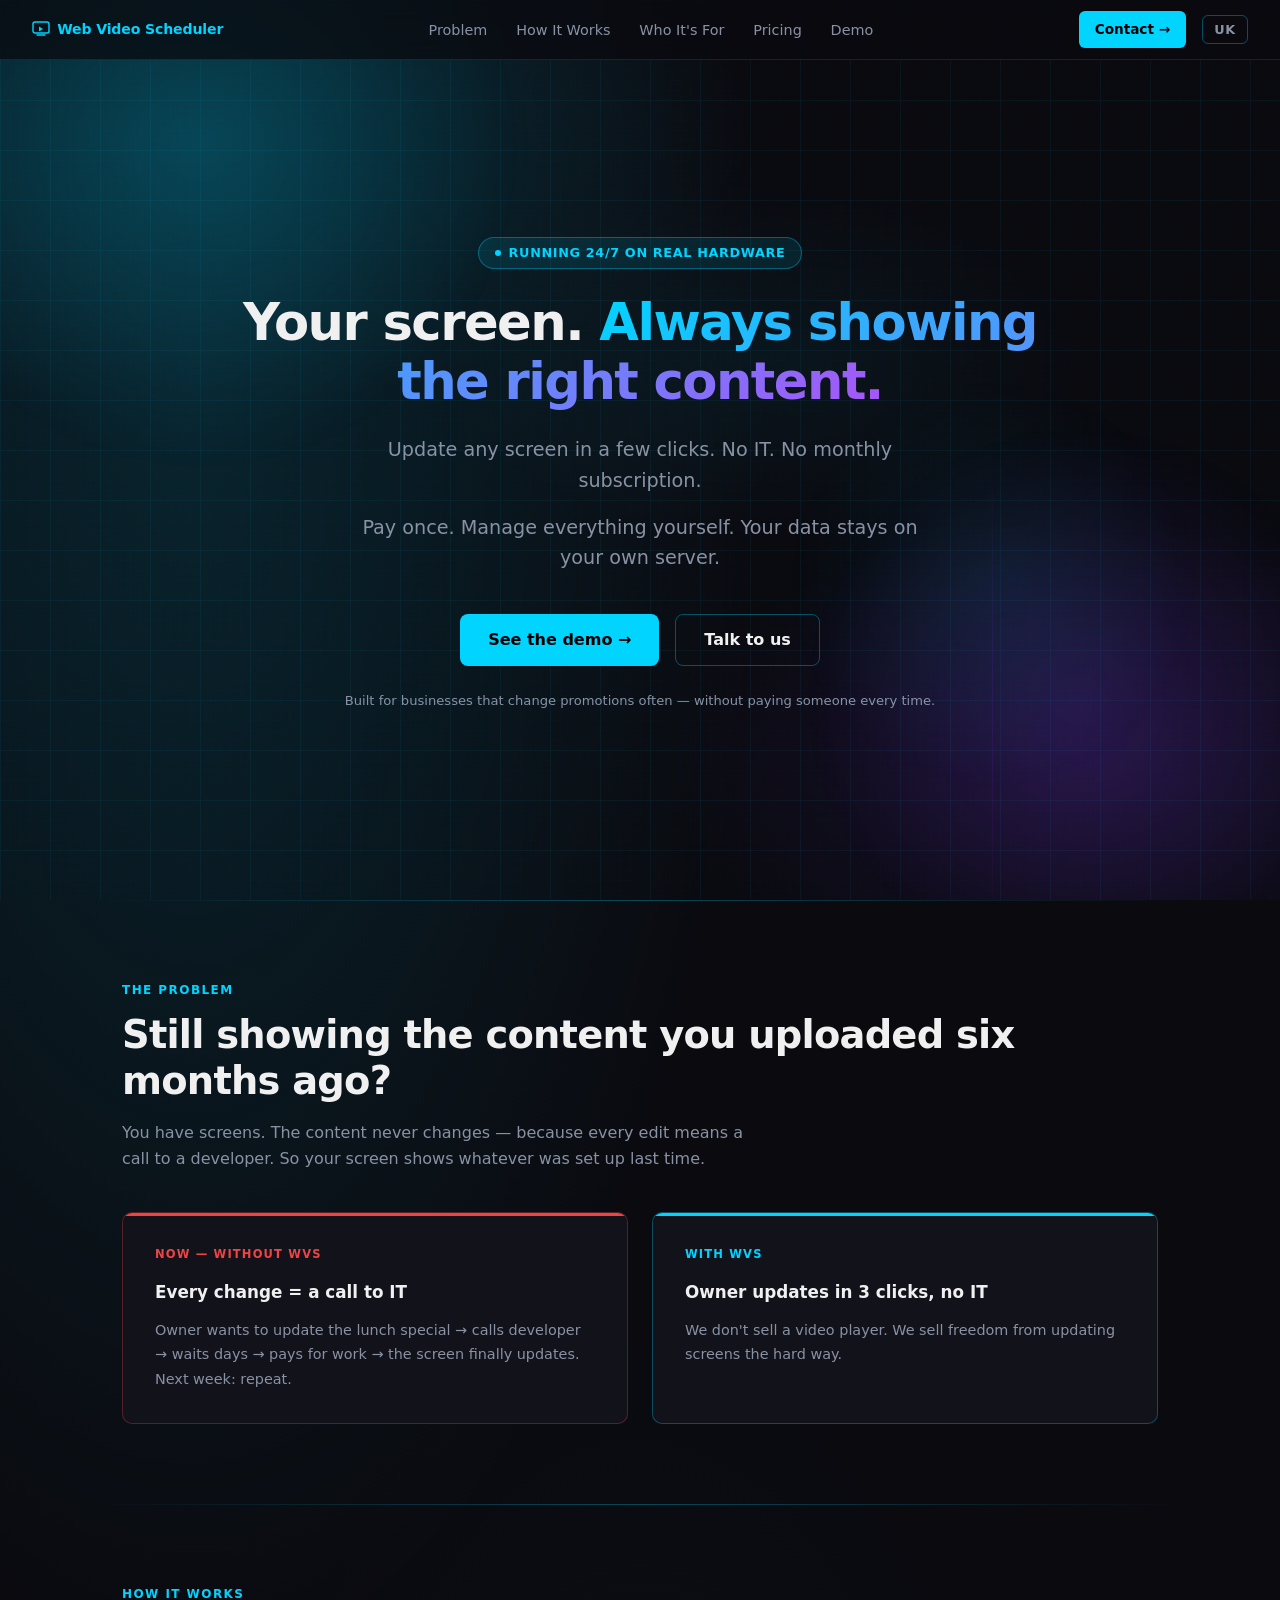
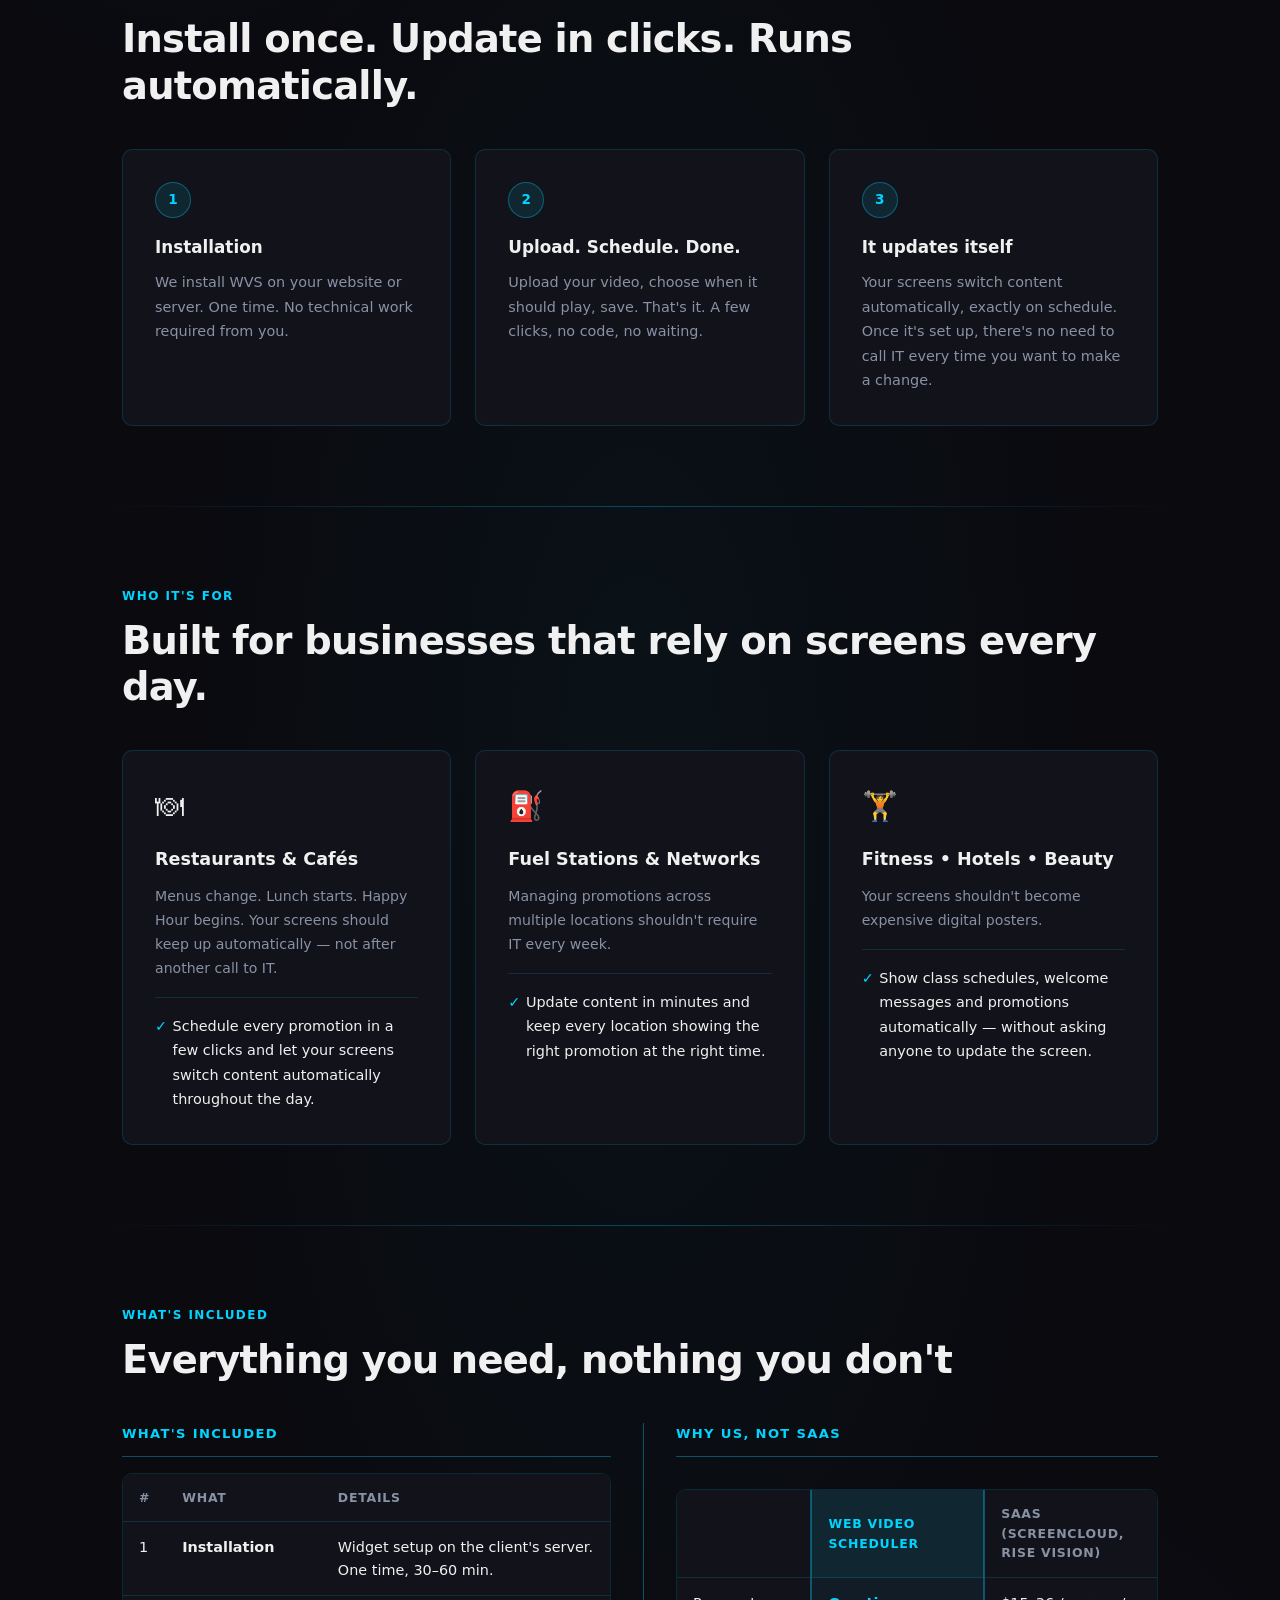
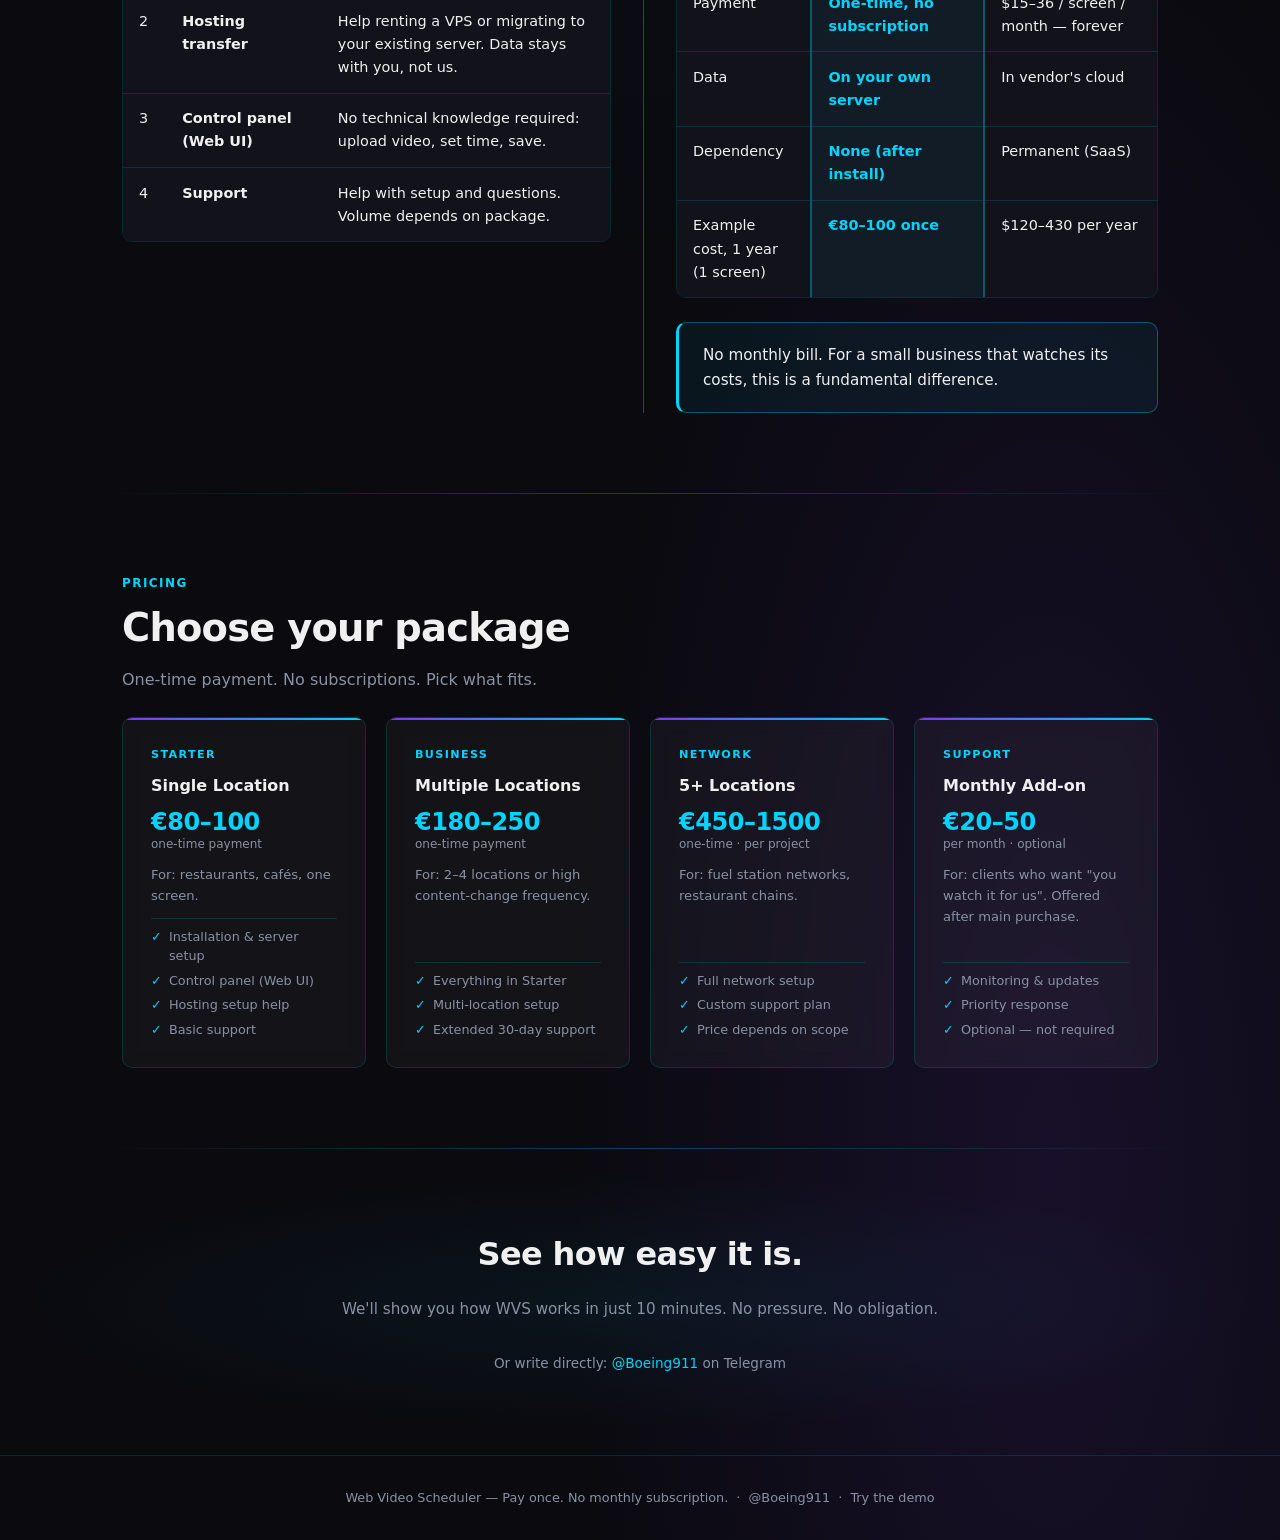
<file: index.html>
<!DOCTYPE html>
<html lang="en">
<head>
  <meta charset="UTF-8" />
  <meta name="viewport" content="width=device-width, initial-scale=1.0" />
  <!-- [Assumption — translated from RU original] -->
  <title>Web Video Scheduler — Schedule Video Content on Your Screens</title>
  <meta name="description" content="Turn any screen in your venue into a smart display. Pay once, no monthly subscription. Full control. Your data on your own server." />
  <link rel="stylesheet" href="style.css" />
</head>
<body>

<!-- ============================================================
     NAVIGATION
     ============================================================ -->
<nav class="nav" id="nav" role="navigation" aria-label="Main navigation">
  <a href="index.html" class="nav__logo" aria-label="Web Video Scheduler home">
    <svg width="18" height="18" viewBox="0 0 18 18" fill="none" aria-hidden="true" focusable="false">
      <rect x="1" y="2" width="16" height="11" rx="2" stroke="currentColor" stroke-width="1.4"/>
      <path d="M7 6.5l4 2.5-4 2.5V6.5z" fill="currentColor"/>
      <line x1="5" y1="15" x2="13" y2="15" stroke="currentColor" stroke-width="1.4" stroke-linecap="round"/>
    </svg>
    <span>Web Video Scheduler</span>
  </a>

  <ul class="nav__links">
    <li><a href="#pain"     data-en="Problem"   data-uk="Проблема">Problem</a></li>
    <li><a href="#how"      data-en="How It Works" data-uk="Як це працює">How It Works</a></li>
    <li><a href="#who"      data-en="Who It's For" data-uk="Для кого">Who It's For</a></li>
    <li><a href="#pricing"  data-en="Pricing"   data-uk="Ціни">Pricing</a></li>
    <li><a href="demo.html" data-en="Demo"      data-uk="Демо">Demo</a></li>
  </ul>

  <div class="nav__right">
    <a href="https://t.me/Boeing911" class="btn-contact" target="_blank" rel="noopener"
       data-en="Contact →" data-uk="Написати →">Contact →</a>
    <button class="lang-toggle" aria-label="Switch language">UK</button>
    <button class="nav__hamburger" id="hamburger" aria-label="Toggle menu" aria-expanded="false">
      <span></span><span></span><span></span>
    </button>
  </div>
</nav>

<!-- Mobile menu -->
<div class="nav__mobile" id="mobileMenu" role="dialog" aria-label="Mobile navigation">
  <a href="#pain"     data-en="Problem"      data-uk="Проблема">Problem</a>
  <a href="#how"      data-en="How It Works" data-uk="Як це працює">How It Works</a>
  <a href="#who"      data-en="Who It's For" data-uk="Для кого">Who It's For</a>
  <a href="demo.html" data-en="Demo"         data-uk="Демо">Demo</a>
  <a href="#pricing"  data-en="Pricing"      data-uk="Ціни">Pricing</a>
  <a href="https://t.me/Boeing911" target="_blank" rel="noopener"
     data-en="Contact on Telegram →" data-uk="Написати в Telegram →">Contact on Telegram →</a>
</div>

<main>

<!-- ============================================================
     SECTION 1: HERO
     ============================================================ -->
<section class="hero" aria-label="Hero">
  <div class="hero__orb hero__orb--1" aria-hidden="true"></div>
  <div class="hero__orb hero__orb--2" aria-hidden="true"></div>
  <div class="hero__orb hero__orb--3" aria-hidden="true"></div>
  <div class="hero__content">

    <div class="hero__eyebrow"
         data-en="Running 24/7 on real hardware"
         data-uk="Працює 24/7 на реальному обладнанні">
      Running 24/7 on real hardware
    </div>

    <h1 class="hero__headline">
      <span data-en="Your screen." data-uk="Ваш екран.">Your screen.</span>
      <span class="accent" data-en=" Always showing the right content." data-uk=" Завжди показує те, що потрібно."> Always showing the right content.</span>
    </h1>

    <p class="hero__tagline"
       data-en="Update any screen in a few clicks. No IT. No monthly subscription."
       data-uk="Оновлюйте будь-який екран за кілька кліків. Без програміста. Без щомісячної підписки.">
      Update any screen in a few clicks. No IT. No monthly subscription.
    </p>

    <p class="hero__sub"
       data-en="Pay once. Manage everything yourself. Your data stays on your own server."
       data-uk="Платите один раз. Керуйте всім самі. Ваші дані залишаються на вашому сервері.">
      Pay once. Manage everything yourself. Your data stays on your own server.
    </p>

    <div class="hero__cta-row">
      <a href="demo.html" class="btn-primary"
         data-en="See the demo →"
         data-uk="Дивитись демо →">See the demo →</a>
      <a href="https://t.me/Boeing911" class="btn-secondary" target="_blank" rel="noopener"
         data-en="Talk to us"
         data-uk="Поговорити з нами">Talk to us</a>
    </div>

    <p class="hero__support"
       data-en="Built for businesses that change promotions often — without paying someone every time."
       data-uk="Створено для бізнесу, який часто змінює акції — без оплати програміста щоразу.">
      Built for businesses that change promotions often — without paying someone every time.
    </p>

  </div>
</section>

<div class="section__divider" role="separator"></div>

<!-- ============================================================
     SECTION 2: PAIN
     ============================================================ -->
<section id="pain" aria-label="The problem">
  <div class="section">

    <div class="reveal">
      <p class="section__label" data-en="The Problem" data-uk="Проблема">The Problem</p>
      <!-- [Assumption — translated from RU original] -->
      <h2 class="section__title"
          data-en="Still showing the content you uploaded six months ago?"
          data-uk="Досі показуєте той самий контент, що встановили пів року тому?">
        Still showing the content you uploaded six months ago?
      </h2>
      <!-- [Assumption — translated from RU original] -->
      <p class="section__sub"
         data-en="You have screens. The content never changes — because every edit means a call to a developer. So your screen shows whatever was set up last time."
         data-uk="Екрани є. Контент не змінюється — бо кожна правка означає дзвінок програмісту. Тому на екрані крутиться те, що поставили востаннє.">
        You have screens. The content never changes — because every edit means a call to a developer. So your screen shows whatever was set up last time.
      </p>
    </div>

    <div class="pain-grid">
      <!-- BEFORE -->
      <div class="pain-card pain-card--before reveal">
        <p class="pain-card__label" data-en="Now — without WVS" data-uk="Зараз — без WVS">Now — without WVS</p>
        <h3 class="pain-card__title"
            data-en="Every change = a call to IT"
            data-uk="Кожна правка = дзвінок IT">Every change = a call to IT</h3>
        <!-- [Assumption — translated from RU original] -->
        <p class="pain-card__text"
           data-en="Owner wants to update the lunch special → calls developer → waits days → pays for work → the screen finally updates. Next week: repeat."
           data-uk="Власник хоче оновити бізнес-ланч → дзвонить програмісту → чекає кілька днів → платить за роботу → екран оновлюється. Наступного тижня: все знову.">
          Owner wants to update the lunch special → calls developer → waits days → pays for work → the screen finally updates. Next week: repeat.
        </p>
      </div>

      <!-- AFTER -->
      <div class="pain-card pain-card--after reveal">
        <p class="pain-card__label" data-en="With WVS" data-uk="З WVS">With WVS</p>
        <!-- [Assumption — translated from RU original] -->
        <h3 class="pain-card__title"
            data-en="Owner updates in 3 clicks, no IT"
            data-uk="Власник змінює за 3 кліки, без IT">Owner updates in 3 clicks, no IT</h3>
        <p class="pain-card__text"
           data-en="We don't sell a video player. We sell freedom from updating screens the hard way."
           data-uk="Ми продаємо не відеоплеєр. Ми продаємо свободу від складного й постійного оновлення екранів.">
          We don't sell a video player. We sell freedom from updating screens the hard way.
        </p>
      </div>
    </div>

  </div>
</section>

<div class="section__divider" role="separator"></div>

<!-- ============================================================
     SECTION 3: HOW IT WORKS
     ============================================================ -->
<section id="how" aria-label="How it works">
  <div class="section">

    <div class="reveal">
      <p class="section__label" data-en="How It Works" data-uk="Як це працює">How It Works</p>
      <h2 class="section__title"
          data-en="Install once. Update in clicks. Runs automatically."
          data-uk="Встановили один раз. Змінюєте за кілька кліків. Далі все автоматично.">Install once. Update in clicks. Runs automatically.</h2>
    </div>

    <div class="steps">

      <div class="step reveal">
        <div class="step__num">1</div>
        <h3 class="step__title" data-en="Installation" data-uk="Встановлення">Installation</h3>
        <p class="step__text"
           data-en="We install WVS on your website or server. One time. No technical work required from you."
           data-uk="Ми встановлюємо WVS на ваш сайт або сервер. Один раз. Від вас не потрібно жодних технічних дій.">
          We install WVS on your website or server. One time. No technical work required from you.
        </p>
      </div>

      <div class="step reveal">
        <div class="step__num">2</div>
        <h3 class="step__title"
            data-en="Upload. Schedule. Done."
            data-uk="Завантажте. Заплануйте. Готово.">Upload. Schedule. Done.</h3>
        <p class="step__text"
           data-en="Upload your video, choose when it should play, save. That's it. A few clicks, no code, no waiting."
           data-uk="Завантажте відео, виберіть час показу, збережіть. Усього кілька кліків — без коду та без очікування.">
          Upload your video, choose when it should play, save. That's it. A few clicks, no code, no waiting.
        </p>
      </div>

      <div class="step reveal">
        <div class="step__num">3</div>
        <h3 class="step__title"
            data-en="It updates itself"
            data-uk="Працює само">It updates itself</h3>
        <p class="step__text"
           data-en="Your screens switch content automatically, exactly on schedule. Once it's set up, there's no need to call IT every time you want to make a change."
           data-uk="Екрани автоматично змінюють контент точно за розкладом. Після налаштування більше не потрібно звертатися до програміста щоразу, коли потрібно щось оновити.">
          Your screens switch content automatically, exactly on schedule. Once it's set up, there's no need to call IT every time you want to make a change.
        </p>
      </div>

    </div>

  </div>
</section>

<div class="section__divider" role="separator"></div>

<!-- ============================================================
     SECTION 4: WHO IT'S FOR
     ============================================================ -->
<section id="who" aria-label="Who it's for">
  <div class="section">

    <div class="reveal">
      <p class="section__label" data-en="Who It's For" data-uk="Для кого">Who It's For</p>
      <h2 class="section__title"
          data-en="Built for businesses that rely on screens every day."
          data-uk="Створено для бізнесу, який щодня використовує екрани.">Built for businesses that rely on screens every day.</h2>
    </div>

    <div class="segments">

      <!-- Restaurants & Cafés -->
      <div class="segment reveal">
        <div class="segment__icon" aria-hidden="true">🍽</div>
        <!-- [Assumption — translated from RU original] -->
        <h3 class="segment__title"
            data-en="Restaurants &amp; Cafés"
            data-uk="Ресторани та кафе">Restaurants &amp; Cafés</h3>
        <p class="segment__pain"
           data-en="Menus change. Lunch starts. Happy Hour begins. Your screens should keep up automatically — not after another call to IT."
           data-uk="Меню змінюється. Починається бізнес-ланч. Стартує Happy Hour. Екрани мають змінювати контент автоматично, а не після чергового дзвінка програмісту.">
          Menus change. Lunch starts. Happy Hour begins. Your screens should keep up automatically — not after another call to IT.
        </p>
        <p class="segment__solution"
           data-en="Schedule every promotion in a few clicks and let your screens switch content automatically throughout the day."
           data-uk="Заплануйте всі акції за кілька кліків — екрани самі покажуть потрібний контент у потрібний час.">
          Schedule every promotion in a few clicks and let your screens switch content automatically throughout the day.
        </p>
      </div>

      <!-- Fuel Stations -->
      <div class="segment reveal">
        <div class="segment__icon" aria-hidden="true">⛽</div>
        <!-- [Assumption — translated from RU original] -->
        <h3 class="segment__title"
            data-en="Fuel Stations &amp; Networks"
            data-uk="АЗС та мережі">Fuel Stations &amp; Networks</h3>
        <p class="segment__pain"
           data-en="Managing promotions across multiple locations shouldn't require IT every week."
           data-uk="Керувати акціями на кількох точках не повинно означати звернення до IT щотижня.">
          Managing promotions across multiple locations shouldn't require IT every week.
        </p>
        <p class="segment__solution"
           data-en="Update content in minutes and keep every location showing the right promotion at the right time."
           data-uk="Оновлюйте контент за кілька хвилин — і всі точки автоматично показуватимуть потрібні пропозиції за розкладом.">
          Update content in minutes and keep every location showing the right promotion at the right time.
        </p>
      </div>

      <!-- Fitness / Hotels / Beauty -->
      <div class="segment reveal">
        <div class="segment__icon" aria-hidden="true">🏋</div>
        <h3 class="segment__title"
            data-en="Fitness • Hotels • Beauty"
            data-uk="Фітнес • Готелі • Б'юті">Fitness • Hotels • Beauty</h3>
        <p class="segment__pain"
           data-en="Your screens shouldn't become expensive digital posters."
           data-uk="Ваші екрани не повинні бути дорогими цифровими плакатами.">
          Your screens shouldn't become expensive digital posters.
        </p>
        <p class="segment__solution"
           data-en="Show class schedules, welcome messages and promotions automatically — without asking anyone to update the screen."
           data-uk="Автоматично показуйте розклад, welcome-повідомлення та акції — без участі програміста.">
          Show class schedules, welcome messages and promotions automatically — without asking anyone to update the screen.
        </p>
      </div>

    </div>

  </div>
</section>

<div class="section__divider" role="separator"></div>

<!-- ============================================================
     SECTION 5: OFFER / VALUE
     ============================================================ -->
<section id="offer" aria-label="What's included">
  <div class="section">

    <div class="reveal">
      <p class="section__label" data-en="What's Included" data-uk="Що входить">What's Included</p>
      <h2 class="section__title"
          data-en="Everything you need, nothing you don't"
          data-uk="Все потрібне — нічого зайвого">Everything you need, nothing you don't</h2>
    </div>

    <div class="offer-grid reveal">

      <!-- Included features table -->
      <div class="offer-block">
        <h3 class="offer-block__title" data-en="What's Included" data-uk="Що входить">What's Included</h3>
        <div class="offer-table-wrap">
        <table>
          <thead>
            <tr>
              <th>#</th>
              <th data-en="What" data-uk="Що">What</th>
              <th data-en="Details" data-uk="Деталі">Details</th>
            </tr>
          </thead>
          <tbody>
            <tr>
              <td>1</td>
              <td><strong data-en="Installation" data-uk="Встановлення">Installation</strong></td>
              <!-- [Assumption — translated from RU original] -->
              <td data-en="Widget setup on the client's server. One time, 30–60 min."
                  data-uk="Налаштування на сервері клієнта. Один раз, 30–60 хв.">
                Widget setup on the client's server. One time, 30–60 min.
              </td>
            </tr>
            <tr>
              <td>2</td>
              <td><strong data-en="Hosting transfer" data-uk="Перенос хостингу">Hosting transfer</strong></td>
              <!-- [Assumption — translated from RU original] -->
              <td data-en="Help renting a VPS or migrating to your existing server. Data stays with you, not us."
                  data-uk="Допомога з орендою VPS або переносом. Дані — у клієнта, не у нас.">
                Help renting a VPS or migrating to your existing server. Data stays with you, not us.
              </td>
            </tr>
            <tr>
              <td>3</td>
              <td><strong data-en="Control panel (Web UI)" data-uk="Пульт управління (Web UI)">Control panel (Web UI)</strong></td>
              <!-- [Assumption — translated from RU original] -->
              <td data-en="No technical knowledge required: upload video, set time, save."
                  data-uk="Без технічних знань: завантажуй відео, встав час, збережи.">
                No technical knowledge required: upload video, set time, save.
              </td>
            </tr>
            <tr>
              <td>4</td>
              <td><strong data-en="Support" data-uk="Супровід">Support</strong></td>
              <!-- [Assumption — translated from RU original] -->
              <td data-en="Help with setup and questions. Volume depends on package."
                  data-uk="Допомога з налаштуванням і питаннями. Обсяг — за пакетом.">
                Help with setup and questions. Volume depends on package.
              </td>
            </tr>
          </tbody>
        </table>
        </div><!-- /offer-table-wrap -->
      </div><!-- /offer-block -->

      <!-- vs SaaS -->
      <div class="offer-block">
        <h3 class="offer-block__title" data-en="Why us, not SaaS" data-uk="Чому ми, а не SaaS">Why us, not SaaS</h3>

        <div class="compare-table-wrap">
          <table>
            <thead>
              <tr>
                <th></th>
                <th class="highlight-col-header">Web Video Scheduler</th>
                <th data-en="SaaS (ScreenCloud, Rise Vision)" data-uk="SaaS (ScreenCloud, Rise Vision)">SaaS (ScreenCloud, Rise Vision)</th>
              </tr>
            </thead>
            <tbody>
              <tr>
                <td data-en="Payment" data-uk="Оплата">Payment</td>
                <!-- [Assumption — translated from RU original] -->
                <td class="highlight-col"
                    data-en="One-time, no subscription"
                    data-uk="Разово, без підписки">One-time, no subscription</td>
                <td data-en="$15–36 / screen / month — forever"
                    data-uk="$15–36 / екран / місяць — назавжди">$15–36 / screen / month — forever</td>
              </tr>
              <tr>
                <td data-en="Data" data-uk="Дані">Data</td>
                <td class="highlight-col"
                    data-en="On your own server"
                    data-uk="На вашому сервері">On your own server</td>
                <td data-en="In vendor's cloud"
                    data-uk="У хмарі вендора">In vendor's cloud</td>
              </tr>
              <tr>
                <td data-en="Dependency" data-uk="Залежність">Dependency</td>
                <td class="highlight-col"
                    data-en="None (after install)"
                    data-uk="Немає (після встановлення)">None (after install)</td>
                <td data-en="Permanent (SaaS)"
                    data-uk="Постійна (SaaS)">Permanent (SaaS)</td>
              </tr>
              <tr>
                <td data-en="Example cost, 1 year (1 screen)" data-uk="Приклад економії (1 рік, 1 екран)">Example cost, 1 year (1 screen)</td>
                <td class="highlight-col"
                    data-en="€80–100 once"
                    data-uk="€80–100 один раз">€80–100 once</td>
                <td data-en="$120–430 per year"
                    data-uk="$120–430 щорічно">$120–430 per year</td>
              </tr>
            </tbody>
          </table>
        </div>

        <!-- [Assumption — translated from RU original] -->
        <p class="key-argument"
           data-en="No monthly bill. For a small business that watches its costs, this is a fundamental difference."
           data-uk="Жодного щомісячного рахунку. Для малого бізнесу, який рахує гроші, це принципова різниця.">
          No monthly bill. For a small business that watches its costs, this is a fundamental difference.
        </p>
      </div>

    </div>

  </div>
</section>

<div class="section__divider" role="separator"></div>

<!-- ============================================================
     SECTION 6: PRICING (Hypotheses A/B/C/D)
     ============================================================ -->
<section id="pricing" aria-label="Pricing">
  <div class="section">

    <div class="reveal">
      <p class="section__label" data-en="Pricing" data-uk="Ціни">Pricing</p>
      <h2 class="section__title"
          data-en="Choose your package"
          data-uk="Оберіть пакет">Choose your package</h2>
      <p class="section__sub"
         data-en="One-time payment. No subscriptions. Pick what fits."
         data-uk="Разова оплата. Без підписок. Оберіть те, що підходить.">
        One-time payment. No subscriptions. Pick what fits.
      </p>
    </div>

    <div class="pricing-grid">

      <!-- Package Starter -->
      <div class="pricing-card reveal">
        <p class="pricing-card__pkg" data-en="Starter" data-uk="Старт">Starter</p>
        <p class="pricing-card__name"
           data-en="Single Location"
           data-uk="Одна точка">Single Location</p>
        <div class="pricing-card__price">
          €80–100
          <span data-en="one-time payment" data-uk="разова оплата">one-time payment</span>
        </div>
        <p class="pricing-card__for"
           data-en="For: restaurants, cafés, one screen."
           data-uk="Для: ресторанів, кафе, одного екрана.">
          For: restaurants, cafés, one screen.
        </p>
        <ul class="pricing-card__includes">
          <li data-en="Installation &amp; server setup" data-uk="Встановлення &amp; налаштування сервера">Installation &amp; server setup</li>
          <li data-en="Control panel (Web UI)" data-uk="Пульт управління (Web UI)">Control panel (Web UI)</li>
          <li data-en="Hosting setup help" data-uk="Допомога з хостингом">Hosting setup help</li>
          <li data-en="Basic support" data-uk="Базовий супровід">Basic support</li>
        </ul>
      </div>

      <!-- Package Business -->
      <div class="pricing-card reveal">
        <p class="pricing-card__pkg" data-en="Business" data-uk="Бізнес">Business</p>
        <p class="pricing-card__name"
           data-en="Multiple Locations"
           data-uk="Кілька точок">Multiple Locations</p>
        <div class="pricing-card__price">
          €180–250
          <span data-en="one-time payment" data-uk="разова оплата">one-time payment</span>
        </div>
        <p class="pricing-card__for"
           data-en="For: 2–4 locations or high content-change frequency."
           data-uk="Для: 2–4 точок або частих змін контенту.">
          For: 2–4 locations or high content-change frequency.
        </p>
        <ul class="pricing-card__includes">
          <li data-en="Everything in Starter" data-uk="Все зі Старту">Everything in Starter</li>
          <li data-en="Multi-location setup" data-uk="Налаштування кількох точок">Multi-location setup</li>
          <li data-en="Extended 30-day support" data-uk="Розширений супровід 30 днів">Extended 30-day support</li>
        </ul>
      </div>

      <!-- Package Network -->
      <div class="pricing-card reveal">
        <p class="pricing-card__pkg" data-en="Network" data-uk="Мережа">Network</p>
        <p class="pricing-card__name"
           data-en="5+ Locations"
           data-uk="5+ точок">5+ Locations</p>
        <div class="pricing-card__price">
          €450–1500
          <span data-en="one-time · per project" data-uk="разово · за проект">one-time · per project</span>
        </div>
        <p class="pricing-card__for"
           data-en="For: fuel station networks, restaurant chains."
           data-uk="Для: мереж АЗС, ресторанних мереж.">
          For: fuel station networks, restaurant chains.
        </p>
        <ul class="pricing-card__includes">
          <li data-en="Full network setup" data-uk="Повне налаштування мережі">Full network setup</li>
          <li data-en="Custom support plan" data-uk="Індивідуальний план супроводу">Custom support plan</li>
          <li data-en="Price depends on scope" data-uk="Ціна залежить від обсягу">Price depends on scope</li>
        </ul>
      </div>

      <!-- Package Support -->
      <div class="pricing-card reveal">
        <p class="pricing-card__pkg" data-en="Support" data-uk="Підтримка">Support</p>
        <p class="pricing-card__name"
           data-en="Monthly Add-on"
           data-uk="Щомісячний супровід">Monthly Add-on</p>
        <div class="pricing-card__price">
          €20–50
          <span data-en="per month · optional" data-uk="на місяць · опціонально">per month · optional</span>
        </div>
        <p class="pricing-card__for"
           data-en='For: clients who want "you watch it for us". Offered after main purchase.'
           data-uk='Для: клієнтів, яким потрібне "ви стежите за нас". Пропонується після основної покупки.'>
          For: clients who want "you watch it for us". Offered after main purchase.
        </p>
        <ul class="pricing-card__includes">
          <li data-en="Monitoring &amp; updates" data-uk="Моніторинг &amp; оновлення">Monitoring &amp; updates</li>
          <li data-en="Priority response" data-uk="Пріоритетна відповідь">Priority response</li>
          <li data-en="Optional — not required" data-uk="Необов'язково — не обов'язково">Optional — not required</li>
        </ul>
      </div>

    </div>

  </div>
</section>

<div class="section__divider" role="separator"></div>

<!-- ============================================================
     SECTION 7: CTA
     ============================================================ -->
<section id="contact" aria-label="Contact">
  <div class="cta-section">
    <div class="cta-section__inner reveal">
      <h2 class="cta-section__title"
          data-en="See how easy it is."
          data-uk="Подивіться, наскільки це просто.">See how easy it is.</h2>
      <p class="cta-section__sub"
         data-en="We'll show you how WVS works in just 10 minutes. No pressure. No obligation."
         data-uk="За 10 хвилин покажемо, як працює WVS саме для вашого бізнесу. Без жодних зобов'язань.">
        We'll show you how WVS works in just 10 minutes. No pressure. No obligation.
      </p>

      <p class="cta-section__secondary">
        <span data-en="Or write directly: " data-uk="Або напишіть напряму: ">Or write directly: </span>
        <a href="https://t.me/Boeing911" target="_blank" rel="noopener">@Boeing911</a>
        <span data-en=" on Telegram" data-uk=" у Telegram"> on Telegram</span>
      </p>
    </div>
  </div>
</section>

</main>

<!-- ============================================================
     FOOTER
     ============================================================ -->
<footer class="footer" role="contentinfo">
  <p>
    <span data-en="Web Video Scheduler — Pay once. No monthly subscription."
          data-uk="Web Video Scheduler — Платите раз. Без підписок.">
      Web Video Scheduler — Pay once. No monthly subscription.
    </span>
    &nbsp;·&nbsp;
    <a href="https://t.me/Boeing911" target="_blank" rel="noopener">@Boeing911</a>
    &nbsp;·&nbsp;
    <a href="demo.html" data-en="Try the demo" data-uk="Спробувати демо">Try the demo</a>
  </p>
</footer>

<!-- Scripts: lang first, then page logic -->
<script src="lang.js"></script>
<script>
  // Nav scroll effect
  (function () {
    var nav = document.getElementById('nav');
    window.addEventListener('scroll', function () {
      nav.classList.toggle('nav--scrolled', window.scrollY > 20);
    }, { passive: true });

    // Hamburger
    var burger = document.getElementById('hamburger');
    var menu   = document.getElementById('mobileMenu');
    burger.addEventListener('click', function () {
      var open = menu.classList.toggle('open');
      burger.setAttribute('aria-expanded', open);
    });

    // Close mobile menu on link click
    menu.querySelectorAll('a').forEach(function (a) {
      a.addEventListener('click', function () {
        menu.classList.remove('open');
        burger.setAttribute('aria-expanded', 'false');
      });
    });

    // Scroll-reveal via IntersectionObserver
    var io = new IntersectionObserver(function (entries) {
      entries.forEach(function (e) {
        if (e.isIntersecting) { e.target.classList.add('visible'); io.unobserve(e.target); }
      });
    }, { threshold: 0.12 });
    document.querySelectorAll('.reveal').forEach(function (el) { io.observe(el); });
  }());
</script>
</body>
</html>
</file>
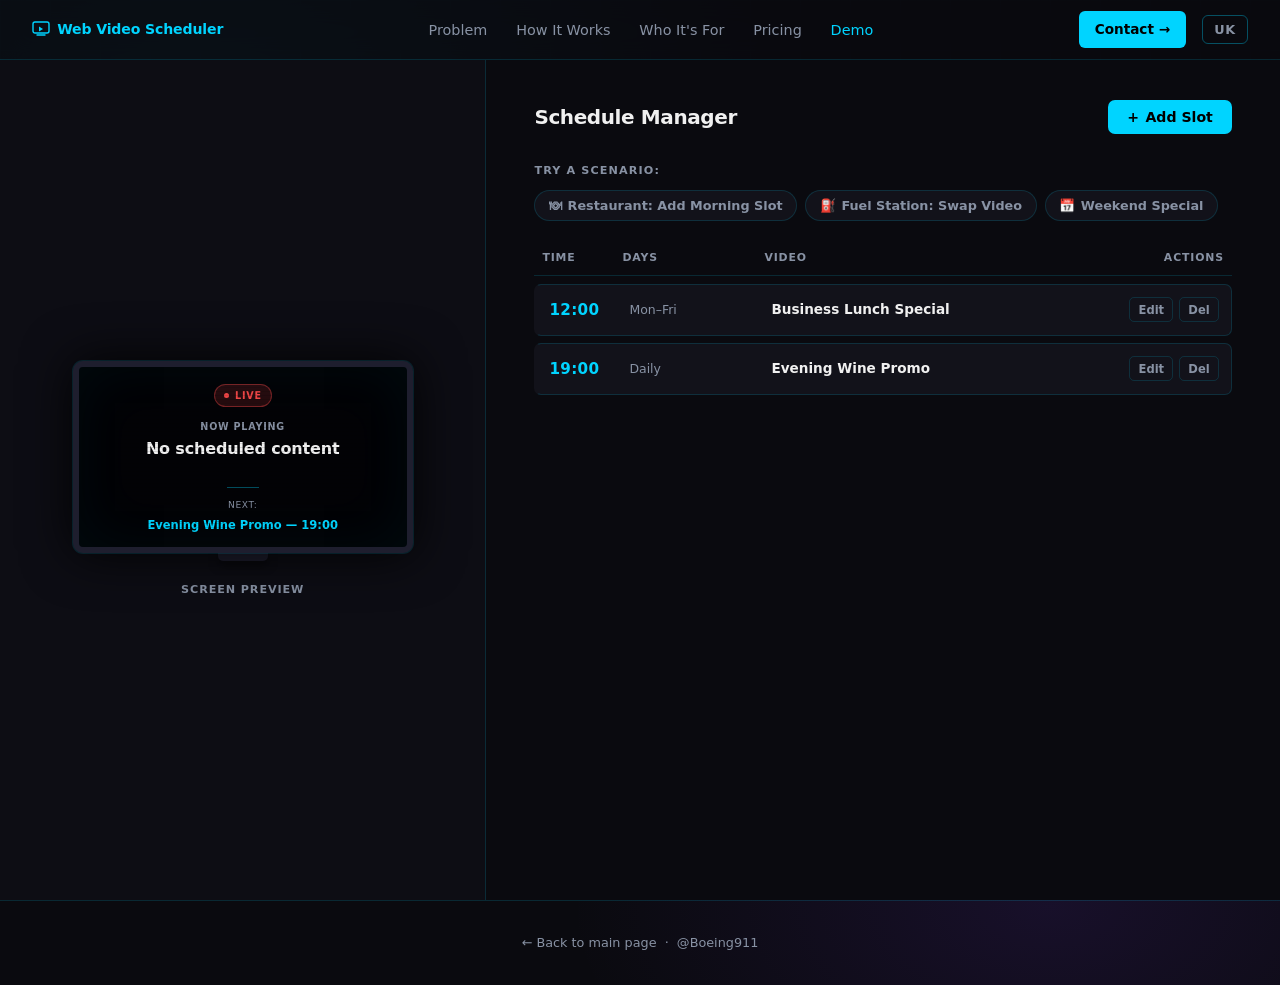
<file: demo.html>
<!DOCTYPE html>
<html lang="en">
<head>
  <meta charset="UTF-8" />
  <meta name="viewport" content="width=device-width, initial-scale=1.0" />
  <!-- [Assumption — translated from RU original] -->
  <title>Demo — Web Video Scheduler</title>
  <meta name="description" content="Interactive demo: see how Web Video Scheduler's schedule manager works. Add slots, set times, watch the TV preview update in real time." />
  <link rel="stylesheet" href="style.css" />
</head>
<body>

<!-- ============================================================
     NAVIGATION
     ============================================================ -->
<nav class="nav" id="nav" role="navigation" aria-label="Main navigation">
  <a href="index.html" class="nav__logo" aria-label="Web Video Scheduler home">
    <svg width="18" height="18" viewBox="0 0 18 18" fill="none" aria-hidden="true" focusable="false">
      <rect x="1" y="2" width="16" height="11" rx="2" stroke="currentColor" stroke-width="1.4"/>
      <path d="M7 6.5l4 2.5-4 2.5V6.5z" fill="currentColor"/>
      <line x1="5" y1="15" x2="13" y2="15" stroke="currentColor" stroke-width="1.4" stroke-linecap="round"/>
    </svg>
    <span>Web Video Scheduler</span>
  </a>

  <ul class="nav__links">
    <li><a href="index.html#pain"    data-en="Problem"      data-uk="Проблема">Problem</a></li>
    <li><a href="index.html#how"     data-en="How It Works" data-uk="Як це працює">How It Works</a></li>
    <li><a href="index.html#who"     data-en="Who It's For" data-uk="Для кого">Who It's For</a></li>
    <li><a href="index.html#pricing" data-en="Pricing"      data-uk="Ціни">Pricing</a></li>
    <li><a href="demo.html"          data-en="Demo"         data-uk="Демо" style="color:var(--accent)">Demo</a></li>
  </ul>

  <div class="nav__right">
    <a href="https://t.me/Boeing911" class="btn-contact" target="_blank" rel="noopener"
       data-en="Contact →" data-uk="Написати →">Contact →</a>
    <button class="lang-toggle" aria-label="Switch language">UK</button>
    <button class="nav__hamburger" id="hamburger" aria-label="Toggle menu" aria-expanded="false">
      <span></span><span></span><span></span>
    </button>
  </div>
</nav>

<!-- Mobile menu -->
<div class="nav__mobile" id="mobileMenu" role="dialog" aria-label="Mobile navigation">
  <a href="index.html#pain"    data-en="Problem"      data-uk="Проблема">Problem</a>
  <a href="index.html#how"     data-en="How It Works" data-uk="Як це працює">How It Works</a>
  <a href="index.html#pricing" data-en="Pricing"      data-uk="Ціни">Pricing</a>
  <a href="index.html"         data-en="← Back to home" data-uk="← На головну">← Back to home</a>
  <a href="https://t.me/Boeing911" target="_blank" rel="noopener"
     data-en="Contact on Telegram →" data-uk="Написати в Telegram →">Contact on Telegram →</a>
</div>

<!-- ============================================================
     DEMO SPLIT-SCREEN LAYOUT
     ============================================================ -->
<div class="demo-layout">

  <!-- ============================================================
       LEFT: MOCK TV
       ============================================================ -->
  <aside class="tv-panel" aria-label="TV preview">
    <div class="tv-wrap">

      <!-- TV frame -->
      <div class="tv-frame" role="img" aria-label="Mock TV screen showing current schedule">
        <div class="tv-screen">

          <div class="tv-live-badge">
            <span class="tv-live-dot" aria-hidden="true"></span>
            LIVE
          </div>

          <!-- [Assumption — translated from RU original] -->
          <p class="tv-now-label" id="tvNowLabel"
             data-en="Now Playing"
             data-uk="Зараз відтворюється">Now Playing</p>

          <p class="tv-playing" id="tvPlaying">Business Lunch Special</p>

          <div class="tv-divider" aria-hidden="true"></div>

          <!-- [Assumption — translated from RU original] -->
          <p class="tv-next-label" id="tvNextLabel"
             data-en="Next:"
             data-uk="Наступне:">Next:</p>

          <p class="tv-next" id="tvNext">Evening Wine Promo — 19:00</p>

        </div>
      </div>

      <!-- Stand -->
      <div class="tv-stand-row" aria-hidden="true">
        <div class="tv-stand"></div>
      </div>

    </div>

    <!-- [Assumption — translated from RU original] -->
    <p class="tv-panel__title"
       data-en="Screen Preview"
       data-uk="Перегляд екрана">Screen Preview</p>
  </aside>

  <!-- ============================================================
       RIGHT: CONTROL PANEL
       ============================================================ -->
  <main class="cp-panel" aria-label="Schedule manager control panel">

    <!-- Header -->
    <div class="cp-header">
      <h1 class="cp-title"
          data-en="Schedule Manager"
          data-uk="Менеджер розкладу">Schedule Manager</h1>
      <button class="btn-add-slot" id="btnAddSlot" aria-label="Add new schedule slot">
        <span aria-hidden="true">+</span>
        <span data-en="Add Slot" data-uk="Додати слот">Add Slot</span>
      </button>
    </div>

    <!-- Scenarios -->
    <div class="scenarios" role="region" aria-label="Guided demo scenarios">
      <!-- [Assumption — translated from RU original] -->
      <p class="scenarios__label"
         data-en="Try a scenario:"
         data-uk="Спробуйте сценарій:">Try a scenario:</p>
      <div class="scenario-btns" role="group" aria-label="Demo scenario buttons">
        <button class="scenario-btn" data-scenario="restaurant" aria-label="Restaurant scenario">
          <!-- [Assumption — translated from RU original] -->
          <span aria-hidden="true">🍽</span>
          <span data-en="Restaurant: Add Morning Slot"
                data-uk="Ресторан: Додати ранковий слот">Restaurant: Add Morning Slot</span>
        </button>
        <button class="scenario-btn" data-scenario="fuelstation" aria-label="Fuel station scenario">
          <!-- [Assumption — translated from RU original] -->
          <span aria-hidden="true">⛽</span>
          <span data-en="Fuel Station: Swap Video"
                data-uk="АЗС: Змінити відео">Fuel Station: Swap Video</span>
        </button>
        <button class="scenario-btn" data-scenario="weekend" aria-label="Weekend special scenario">
          <!-- [Assumption — translated from RU original] -->
          <span aria-hidden="true">📅</span>
          <span data-en="Weekend Special"
                data-uk="Вихідна акція">Weekend Special</span>
        </button>
      </div>
    </div>

    <!-- Hint tooltip -->
    <div class="hint-tooltip" id="hintTooltip" role="status" aria-live="polite"></div>

    <!-- Slot form -->
    <div class="slot-form" id="slotForm" role="form" aria-label="Slot editor">
      <!-- [Assumption — translated from RU original] -->
      <p class="slot-form__title" id="slotFormTitle"
         data-en="New Slot"
         data-uk="Новий слот">New Slot</p>

      <div class="form-row">
        <div class="form-group">
          <label for="formTime"
                 data-en="Start Time"
                 data-uk="Час початку">Start Time</label>
          <input type="time" id="formTime" aria-required="true" />
        </div>

        <div class="form-group">
          <label for="formVideo"
                 data-en="Video"
                 data-uk="Відео">Video</label>
          <select id="formVideo" aria-label="Select video">
            <!-- [Assumption — translated from RU original] -->
            <option value="business-lunch"
                    data-en="Business Lunch Special"
                    data-uk="Бізнес-ланч">Business Lunch Special</option>
            <option value="evening-promo"
                    data-en="Evening Wine Promo"
                    data-uk="Вечірня акція">Evening Wine Promo</option>
            <option value="carwash-deal"
                    data-en="Carwash Deal"
                    data-uk="Акція мийки">Carwash Deal</option>
          </select>
        </div>
      </div>

      <div class="form-group full">
        <!-- [Assumption — translated from RU original] -->
        <label data-en="Days" data-uk="Дні">Days</label>
        <div class="day-checks" role="group" aria-label="Select days">
          <!-- Values: 0=Sun 1=Mon 2=Tue 3=Wed 4=Thu 5=Fri 6=Sat (JS Date) -->
          <!-- Display order: Mon–Sun (ISO week) -->
          <input class="day-check" type="checkbox" id="day1" value="1" />
          <label for="day1" data-en="Mo" data-uk="Пн">Mo</label>

          <input class="day-check" type="checkbox" id="day2" value="2" />
          <label for="day2" data-en="Tu" data-uk="Вт">Tu</label>

          <input class="day-check" type="checkbox" id="day3" value="3" />
          <label for="day3" data-en="We" data-uk="Ср">We</label>

          <input class="day-check" type="checkbox" id="day4" value="4" />
          <label for="day4" data-en="Th" data-uk="Чт">Th</label>

          <input class="day-check" type="checkbox" id="day5" value="5" />
          <label for="day5" data-en="Fr" data-uk="Пт">Fr</label>

          <input class="day-check" type="checkbox" id="day6" value="6" />
          <label for="day6" data-en="Sa" data-uk="Сб">Sa</label>

          <input class="day-check" type="checkbox" id="day0" value="0" />
          <label for="day0" data-en="Su" data-uk="Нд">Su</label>
        </div>
      </div>

      <div class="form-actions">
        <button class="btn-save" id="formSave"
                data-en="Save"
                data-uk="Зберегти">Save</button>
        <button class="btn-cancel" id="formCancel"
                data-en="Cancel"
                data-uk="Скасувати">Cancel</button>
      </div>
    </div>

    <!-- Slot grid header -->
    <div class="slot-grid-header" role="row" aria-label="Schedule table header">
      <span data-en="Time"  data-uk="Час">Time</span>
      <span data-en="Days"  data-uk="Дні">Days</span>
      <span data-en="Video" data-uk="Відео">Video</span>
      <span data-en="Actions" data-uk="Дії">Actions</span>
    </div>

    <!-- Slot list (rendered by demo.js) -->
    <div class="slot-list" id="slotList" role="list" aria-label="Schedule slots"></div>

    <!-- Status badge -->
    <div class="status-badge" id="statusBadge" role="status" aria-live="polite">
      <span class="check" aria-hidden="true">✓</span>
      <span id="statusText"
            data-en="Schedule updated"
            data-uk="Розклад оновлено">Schedule updated</span>
    </div>
    <p class="status-next" id="statusNext"></p>

  </main>

</div>

<!-- ============================================================
     FOOTER
     ============================================================ -->
<footer class="footer" role="contentinfo">
  <p>
    <a href="index.html" data-en="← Back to main page" data-uk="← На головну">← Back to main page</a>
    &nbsp;·&nbsp;
    <a href="https://t.me/Boeing911" target="_blank" rel="noopener">@Boeing911</a>
  </p>
</footer>

<!-- lang.js MUST load before demo.js so wvsLang is defined -->
<script src="lang.js"></script>
<script src="demo.js"></script>
<script>
  // Nav & hamburger (same pattern as index.html)
  (function () {
    var nav    = document.getElementById('nav');
    var burger = document.getElementById('hamburger');
    var menu   = document.getElementById('mobileMenu');

    window.addEventListener('scroll', function () {
      nav.classList.toggle('nav--scrolled', window.scrollY > 20);
    }, { passive: true });

    burger.addEventListener('click', function () {
      var open = menu.classList.toggle('open');
      burger.setAttribute('aria-expanded', open);
    });

    menu.querySelectorAll('a').forEach(function (a) {
      a.addEventListener('click', function () {
        menu.classList.remove('open');
        burger.setAttribute('aria-expanded', 'false');
      });
    });

    // Update <select> option labels when lang changes
    // ponytail: wvsLang.apply already handles data-en/uk on <option> elements
    // but textContent is what the browser shows — lang.js handles it via children check
  }());
</script>
</body>
</html>
</file>
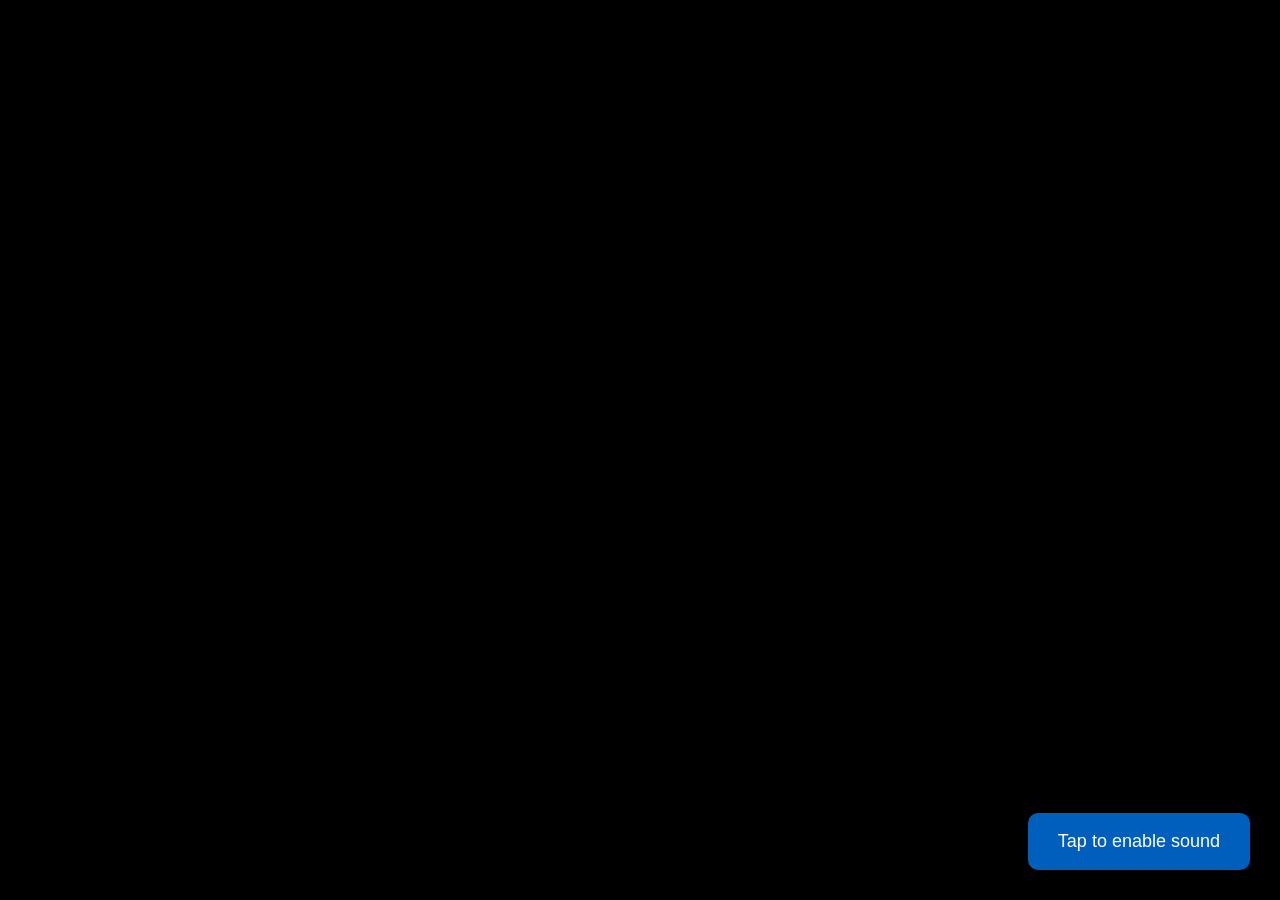
<file: examples/standalone.html>
<!DOCTYPE html>
<html lang="en">
<head>
    <meta charset="UTF-8">
    <meta name="viewport" content="width=device-width, initial-scale=1.0">
    <title>TV Scheduler — standalone</title>
    <style>
        html, body {
            margin: 0;
            padding: 0;
            width: 100vw;
            height: 100vh;
            overflow: hidden;
            background: #000;
        }
    </style>
</head>
<body>

    <!--
        This is a minimal standalone example: a blank black page with the
        scheduler widget embedded. Use this when you want a TV/kiosk display
        that just plays scheduled videos and nothing else between plays.

        For the widget to do anything visible, edit the CONFIG_URL below to
        point at your hosted schedule.json file.
    -->


    <!-- ===== TV Scheduler widget (paste of widget.html) ===== -->

    <style>
      #vs-overlay {
        display: none;
        position: fixed;
        top: 0; left: 0;
        width: 100vw;
        height: 100vh;
        background: #000;
        z-index: 2147483647;
        align-items: center;
        justify-content: center;
      }
      #vs-overlay.active { display: flex; }
      #vs-overlay video {
        width: 100%;
        height: 100%;
        object-fit: contain;
      }
      #vs-unlock {
        position: fixed;
        bottom: 30px;
        right: 30px;
        z-index: 2147483646;
        padding: 18px 30px;
        background: rgba(0, 100, 200, 0.95);
        color: #fff;
        font-family: sans-serif;
        font-size: 18px;
        border: none;
        border-radius: 10px;
        cursor: pointer;
        display: none;
        box-shadow: 0 4px 20px rgba(0,0,0,0.5);
      }
      #vs-unlock.show { display: block; }
    </style>

    <div id="vs-overlay"></div>
    <button id="vs-unlock">Tap to enable sound</button>

    <script>
    (function() {
      'use strict';

      const CONFIG_URL = 'https://your-server.example.com/schedule.json';
      const SCREEN_ID = new URLSearchParams(location.search).get('screen') || 'all';
      const CONFIG_REFRESH_MS = 60 * 1000;

      const overlay = document.getElementById('vs-overlay');
      const unlockBtn = document.getElementById('vs-unlock');

      let schedule = [];
      let lastTriggered = {};
      let audioUnlocked = false;
      let safetyTimer = null;
      let player = null;

      unlockBtn.classList.add('show');

      function unlockAudio() {
        if (audioUnlocked) return;
        try {
          const AudioCtx = window.AudioContext || window.webkitAudioContext;
          if (AudioCtx) {
            const ctx = new AudioCtx();
            if (ctx.state === 'suspended') ctx.resume();
            const osc = ctx.createOscillator();
            const gain = ctx.createGain();
            gain.gain.value = 0;
            osc.connect(gain);
            gain.connect(ctx.destination);
            osc.start();
            osc.stop(ctx.currentTime + 0.001);
          }
          audioUnlocked = true;
          unlockBtn.classList.remove('show');
        } catch (err) {
          console.error('[tv-scheduler] Audio unlock failed:', err);
          audioUnlocked = true;
          unlockBtn.classList.remove('show');
        }
      }

      unlockBtn.addEventListener('click', unlockAudio);
      document.body.addEventListener('click', unlockAudio, { capture: true });
      document.body.addEventListener('keydown', unlockAudio, { capture: true });
      document.body.addEventListener('touchstart', unlockAudio, { capture: true });

      async function loadConfig() {
        try {
          const response = await fetch(CONFIG_URL + '?t=' + Date.now(), { cache: 'no-store' });
          if (!response.ok) throw new Error('HTTP ' + response.status);
          const data = await response.json();
          schedule = (data.schedule || []).filter(item => {
            if (!item.screens || item.screens.length === 0) return true;
            return item.screens.includes('all') || item.screens.includes(SCREEN_ID);
          });
        } catch (err) {
          console.error('[tv-scheduler] Failed to load schedule:', err);
        }
      }

      function playVideo(item) {
        player = document.createElement('video');
        player.playsInline = true;
        player.muted = false;
        player.volume = 1.0;

        const source = document.createElement('source');
        source.src = item.video_url;
        source.type = 'video/mp4';
        player.appendChild(source);

        player.addEventListener('ended', stopVideo);

        overlay.appendChild(player);
        overlay.classList.add('active');

        player.play().catch(err => {
          player.muted = true;
          player.play();
        });

        const safetyMs = (item.max_duration_sec || 300) * 1000;
        safetyTimer = setTimeout(stopVideo, safetyMs);
      }

      function stopVideo() {
        overlay.classList.remove('active');
        if (player) {
          player.pause();
          player.removeAttribute('src');
          player.load();
          if (player.parentNode) player.parentNode.removeChild(player);
          player = null;
        }
        if (safetyTimer) {
          clearTimeout(safetyTimer);
          safetyTimer = null;
        }
      }

      function checkSchedule() {
        const now = new Date();
        const hh = String(now.getHours()).padStart(2, '0');
        const mm = String(now.getMinutes()).padStart(2, '0');
        const currentTime = hh + ':' + mm;
        const dateKey = now.toDateString();
        const dayOfWeek = now.getDay();

        for (const item of schedule) {
          if (item.time !== currentTime) continue;
          if (item.days && item.days.length > 0 && !item.days.includes(dayOfWeek)) continue;
          const triggerKey = dateKey + '|' + item.time + '|' + item.video_url;
          if (lastTriggered[triggerKey]) continue;
          lastTriggered[triggerKey] = true;
          playVideo(item);
          break;
        }
      }

      loadConfig();
      setInterval(loadConfig, CONFIG_REFRESH_MS);
      setInterval(checkSchedule, 1000);

      setInterval(() => {
        const today = new Date().toDateString();
        for (const key in lastTriggered) {
          if (!key.startsWith(today)) delete lastTriggered[key];
        }
      }, 60 * 60 * 1000);

    })();
    </script>

</body>
</html>
</file>
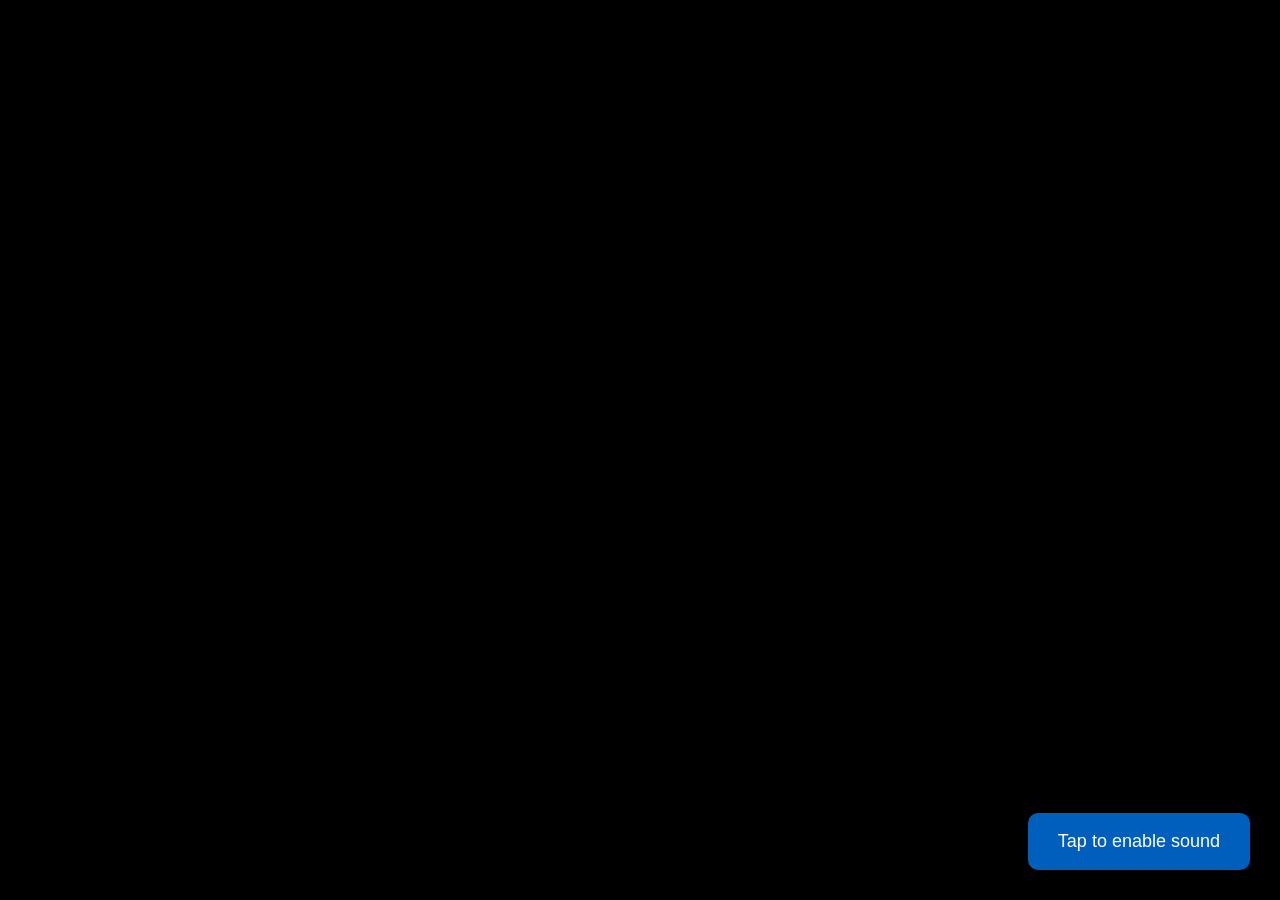
<file: examples/with-iframe.html>
<!DOCTYPE html>
<html lang="en">
<head>
    <meta charset="UTF-8">
    <meta name="viewport" content="width=device-width, initial-scale=1.0">
    <title>TV Scheduler — with iframe base content</title>
    <style>
        html, body {
            margin: 0;
            padding: 0;
            width: 100vw;
            height: 100vh;
            overflow: hidden;
            background: #000;
        }
        #base-content {
            position: fixed;
            top: 0; left: 0;
            width: 100%;
            height: 100%;
            border: none;
        }
    </style>
</head>
<body>

    <!--
        This example shows the kiosk use case: a TV mounted on a wall that
        displays a live dashboard most of the time, and plays a scheduled
        video clip on top of it at configured times.

        Replace the iframe src below with whatever URL you want as base content.
    -->

    <iframe id="base-content" src="https://your-dashboard-url.example.com/"></iframe>


    <!-- ===== TV Scheduler widget (paste of widget.html) ===== -->

    <style>
      #vs-overlay {
        display: none;
        position: fixed;
        top: 0; left: 0;
        width: 100vw;
        height: 100vh;
        background: #000;
        z-index: 2147483647;
        align-items: center;
        justify-content: center;
      }
      #vs-overlay.active { display: flex; }
      #vs-overlay video {
        width: 100%;
        height: 100%;
        object-fit: contain;
      }
      #vs-unlock {
        position: fixed;
        bottom: 30px;
        right: 30px;
        z-index: 2147483646;
        padding: 18px 30px;
        background: rgba(0, 100, 200, 0.95);
        color: #fff;
        font-family: sans-serif;
        font-size: 18px;
        border: none;
        border-radius: 10px;
        cursor: pointer;
        display: none;
        box-shadow: 0 4px 20px rgba(0,0,0,0.5);
      }
      #vs-unlock.show { display: block; }
    </style>

    <div id="vs-overlay"></div>
    <button id="vs-unlock">Tap to enable sound</button>

    <script>
    (function() {
      'use strict';

      const CONFIG_URL = 'https://your-server.example.com/schedule.json';
      const SCREEN_ID = new URLSearchParams(location.search).get('screen') || 'all';
      const CONFIG_REFRESH_MS = 60 * 1000;

      const overlay = document.getElementById('vs-overlay');
      const unlockBtn = document.getElementById('vs-unlock');

      let schedule = [];
      let lastTriggered = {};
      let audioUnlocked = false;
      let safetyTimer = null;
      let player = null;

      unlockBtn.classList.add('show');

      function unlockAudio() {
        if (audioUnlocked) return;
        try {
          const AudioCtx = window.AudioContext || window.webkitAudioContext;
          if (AudioCtx) {
            const ctx = new AudioCtx();
            if (ctx.state === 'suspended') ctx.resume();
            const osc = ctx.createOscillator();
            const gain = ctx.createGain();
            gain.gain.value = 0;
            osc.connect(gain);
            gain.connect(ctx.destination);
            osc.start();
            osc.stop(ctx.currentTime + 0.001);
          }
          audioUnlocked = true;
          unlockBtn.classList.remove('show');
        } catch (err) {
          audioUnlocked = true;
          unlockBtn.classList.remove('show');
        }
      }

      unlockBtn.addEventListener('click', unlockAudio);
      document.body.addEventListener('click', unlockAudio, { capture: true });
      document.body.addEventListener('keydown', unlockAudio, { capture: true });
      document.body.addEventListener('touchstart', unlockAudio, { capture: true });

      async function loadConfig() {
        try {
          const response = await fetch(CONFIG_URL + '?t=' + Date.now(), { cache: 'no-store' });
          if (!response.ok) throw new Error('HTTP ' + response.status);
          const data = await response.json();
          schedule = (data.schedule || []).filter(item => {
            if (!item.screens || item.screens.length === 0) return true;
            return item.screens.includes('all') || item.screens.includes(SCREEN_ID);
          });
        } catch (err) {
          console.error('[tv-scheduler] Failed to load schedule:', err);
        }
      }

      function playVideo(item) {
        player = document.createElement('video');
        player.playsInline = true;
        player.muted = false;
        player.volume = 1.0;

        const source = document.createElement('source');
        source.src = item.video_url;
        source.type = 'video/mp4';
        player.appendChild(source);

        player.addEventListener('ended', stopVideo);

        overlay.appendChild(player);
        overlay.classList.add('active');

        player.play().catch(err => {
          player.muted = true;
          player.play();
        });

        const safetyMs = (item.max_duration_sec || 300) * 1000;
        safetyTimer = setTimeout(stopVideo, safetyMs);
      }

      function stopVideo() {
        overlay.classList.remove('active');
        if (player) {
          player.pause();
          player.removeAttribute('src');
          player.load();
          if (player.parentNode) player.parentNode.removeChild(player);
          player = null;
        }
        if (safetyTimer) {
          clearTimeout(safetyTimer);
          safetyTimer = null;
        }
      }

      function checkSchedule() {
        const now = new Date();
        const hh = String(now.getHours()).padStart(2, '0');
        const mm = String(now.getMinutes()).padStart(2, '0');
        const currentTime = hh + ':' + mm;
        const dateKey = now.toDateString();
        const dayOfWeek = now.getDay();

        for (const item of schedule) {
          if (item.time !== currentTime) continue;
          if (item.days && item.days.length > 0 && !item.days.includes(dayOfWeek)) continue;
          const triggerKey = dateKey + '|' + item.time + '|' + item.video_url;
          if (lastTriggered[triggerKey]) continue;
          lastTriggered[triggerKey] = true;
          playVideo(item);
          break;
        }
      }

      // Refresh the base iframe every hour to prevent stale dashboards
      setInterval(() => {
        const iframe = document.getElementById('base-content');
        if (iframe) iframe.src = iframe.src;
      }, 60 * 60 * 1000);

      loadConfig();
      setInterval(loadConfig, CONFIG_REFRESH_MS);
      setInterval(checkSchedule, 1000);

      setInterval(() => {
        const today = new Date().toDateString();
        for (const key in lastTriggered) {
          if (!key.startsWith(today)) delete lastTriggered[key];
        }
      }, 60 * 60 * 1000);

    })();
    </script>

</body>
</html>
</file>
<file: style.css>
/* ============================================================
   Web Video Scheduler — shared styles
   Dark WOW theme: near-black bg, cyan #00d4ff accent
   ============================================================ */

/* ---------- Reset & base ---------- */
*, *::before, *::after { box-sizing: border-box; margin: 0; padding: 0; }

:root {
  --bg:       #0a0a0f;
  --surface:  #12121a;
  --surface2: #1a1a26;
  --accent:   #00d4ff;
  --purple:   #7c3aed;
  --text:     #f0f0f0;
  --muted:    #8892a4;
  --border:   rgba(0,212,255,0.15);
  --border2:  rgba(0,212,255,0.35);
  --glow:     0 0 20px rgba(0,212,255,0.3);
  --glow-sm:  0 0 10px rgba(0,212,255,0.2);
  --amber:    #f59e0b;
  --green:    #22c55e;
  --red:      #ef4444;
  --radius:   10px;
  --font:     system-ui,-apple-system,'Segoe UI',Roboto,sans-serif;
}

html { scroll-behavior: smooth; }

body {
  font-family: var(--font);
  /* Ambient glow + grid extends the hero's visual language across all sections */
  background-color: var(--bg);
  background-image:
    radial-gradient(ellipse 90% 55% at 15% 8%, rgba(0,212,255,0.13) 0%, transparent 50%),
    radial-gradient(ellipse 75% 55% at 82% 92%, rgba(124,58,237,0.12) 0%, transparent 50%),
    radial-gradient(ellipse 60% 40% at 50% 50%, rgba(0,212,255,0.04) 0%, transparent 60%),
    linear-gradient(rgba(0,212,255,0.022) 1px, transparent 1px),
    linear-gradient(90deg, rgba(0,212,255,0.022) 1px, transparent 1px);
  background-size: auto, auto, auto, 50px 50px, 50px 50px;
  background-attachment: scroll, scroll, scroll, fixed, fixed;
  color: var(--text);
  line-height: 1.6;
  -webkit-font-smoothing: antialiased;
}

a { color: var(--accent); text-decoration: none; }
a:hover { text-decoration: underline; }

img { max-width: 100%; display: block; }

button, input, select { font-family: inherit; }

/* ---------- Scrollbar ---------- */
::-webkit-scrollbar { width: 6px; }
::-webkit-scrollbar-track { background: var(--bg); }
::-webkit-scrollbar-thumb { background: var(--border2); border-radius: 3px; }

/* ============================================================
   NAVIGATION
   ============================================================ */
.nav {
  position: fixed;
  top: 0; left: 0; right: 0;
  z-index: 100;
  display: flex;
  align-items: center;
  gap: 2rem;
  padding: 0 2rem;
  height: 60px;
  background: rgba(10,10,15,0.75);
  backdrop-filter: blur(12px);
  -webkit-backdrop-filter: blur(12px);
  border-bottom: 1px solid var(--border);
  transition: background 0.3s;
}

.nav--scrolled { background: rgba(10,10,15,0.95); }

.nav__logo {
  display: inline-flex;
  align-items: center;
  gap: 0.45rem;
  font-size: 0.88rem;
  font-weight: 700;
  letter-spacing: -0.01em;
  color: var(--accent);
  white-space: nowrap;
  flex-shrink: 0;
}
.nav__logo svg { flex-shrink: 0; }

.nav__links {
  display: flex;
  gap: 1.8rem;
  list-style: none;
  flex: 1;
  justify-content: center;
}

.nav__links a {
  color: var(--muted);
  font-size: 0.9rem;
  font-weight: 500;
  transition: color 0.2s;
}
.nav__links a:hover { color: var(--text); text-decoration: none; }

.nav__right {
  display: flex;
  align-items: center;
  gap: 1rem;
  flex-shrink: 0;
}

.btn-contact {
  background: var(--accent);
  color: #000;
  font-weight: 700;
  font-size: 0.85rem;
  padding: 0.45rem 1rem;
  border-radius: 6px;
  border: none;
  cursor: pointer;
  transition: box-shadow 0.2s, transform 0.1s;
  white-space: nowrap;
}
.btn-contact:hover {
  box-shadow: var(--glow);
  transform: translateY(-1px);
  text-decoration: none;
  color: #000;
}

.lang-toggle {
  background: transparent;
  border: 1px solid var(--border2);
  color: var(--muted);
  font-size: 0.8rem;
  font-weight: 600;
  padding: 0.35rem 0.7rem;
  border-radius: 6px;
  cursor: pointer;
  transition: color 0.2s, border-color 0.2s;
  letter-spacing: 0.05em;
}
.lang-toggle:hover { color: var(--accent); border-color: var(--accent); }

.nav__hamburger {
  display: none;
  flex-direction: column;
  gap: 4px;
  cursor: pointer;
  background: none;
  border: none;
  padding: 4px;
}
.nav__hamburger span {
  display: block;
  width: 22px;
  height: 2px;
  background: var(--text);
  border-radius: 2px;
  transition: transform 0.3s, opacity 0.3s;
}

/* Mobile menu */
.nav__mobile {
  display: none;
  position: fixed;
  top: 60px; left: 0; right: 0;
  background: rgba(10,10,15,0.97);
  backdrop-filter: blur(12px);
  -webkit-backdrop-filter: blur(12px);
  border-bottom: 1px solid var(--border);
  padding: 1.5rem 2rem;
  z-index: 99;
  flex-direction: column;
  gap: 1rem;
}
.nav__mobile.open { display: flex; }
.nav__mobile a { color: var(--text); font-size: 1.1rem; padding: 0.5rem 0; border-bottom: 1px solid var(--border); }
.nav__mobile a:last-child { border-bottom: none; }

/* ============================================================
   HERO SECTION
   ============================================================ */
.hero {
  min-height: 100vh;
  display: flex;
  flex-direction: column;
  align-items: center;
  justify-content: center;
  text-align: center;
  padding: 8rem 2rem 5rem;
  position: relative;
  overflow: hidden;
}

/* Animated gradient background */
.hero::before {
  content: '';
  position: absolute;
  inset: 0;
  background:
    radial-gradient(ellipse 80% 55% at 15% 15%, rgba(0,212,255,0.10) 0%, transparent 55%),
    radial-gradient(ellipse 60% 50% at 85% 85%, rgba(124,58,237,0.14) 0%, transparent 55%),
    radial-gradient(ellipse 50% 40% at 60% 40%, rgba(0,212,255,0.06) 0%, transparent 50%);
  animation: heroGlow 10s ease-in-out infinite alternate;
  pointer-events: none;
}

/* Dual-scale grid texture for depth */
.hero::after {
  content: '';
  position: absolute;
  inset: 0;
  background-image:
    linear-gradient(rgba(0,212,255,0.025) 1px, transparent 1px),
    linear-gradient(90deg, rgba(0,212,255,0.025) 1px, transparent 1px),
    linear-gradient(rgba(0,212,255,0.012) 1px, transparent 1px),
    linear-gradient(90deg, rgba(0,212,255,0.012) 1px, transparent 1px);
  background-size: 50px 50px, 50px 50px, 10px 10px, 10px 10px;
  pointer-events: none;
}

@keyframes heroGlow {
  0%   { filter: hue-rotate(0deg) brightness(0.85); }
  50%  { filter: hue-rotate(18deg) brightness(1.15); }
  100% { filter: hue-rotate(0deg) brightness(0.85); }
}

/* Floating glow orbs — premium depth layer */
.hero__orb {
  position: absolute;
  border-radius: 50%;
  pointer-events: none;
  z-index: 0;
  will-change: transform;
}

.hero__orb--1 {
  width: 700px; height: 700px;
  background: radial-gradient(circle at center, rgba(0,212,255,0.13) 0%, transparent 65%);
  top: -200px; left: -150px;
  animation: orbDrift1 16s ease-in-out infinite alternate;
}

.hero__orb--2 {
  width: 600px; height: 600px;
  background: radial-gradient(circle at center, rgba(124,58,237,0.17) 0%, transparent 65%);
  bottom: -100px; right: -100px;
  animation: orbDrift2 13s ease-in-out infinite alternate;
}

.hero__orb--3 {
  width: 450px; height: 450px;
  background: radial-gradient(circle at center, rgba(0,212,255,0.08) 0%, transparent 65%);
  top: 40%; left: 60%;
  animation: orbDrift3 10s ease-in-out infinite alternate;
}

@keyframes orbDrift1 {
  from { transform: translate(0, 0) scale(1); }
  to   { transform: translate(100px, 80px) scale(1.15); }
}

@keyframes orbDrift2 {
  from { transform: translate(0, 0) scale(1); }
  to   { transform: translate(-80px, -100px) scale(1.2); }
}

@keyframes orbDrift3 {
  from { transform: translate(0, 0) scale(1); }
  to   { transform: translate(-60px, 50px) scale(0.85); }
}

.hero__content {
  position: relative;
  z-index: 1;
  max-width: 860px;
}

.hero__eyebrow {
  display: inline-flex;
  align-items: center;
  gap: 0.5rem;
  background: rgba(0,212,255,0.1);
  border: 1px solid var(--border2);
  border-radius: 100px;
  padding: 0.3rem 1rem;
  font-size: 0.8rem;
  color: var(--accent);
  font-weight: 600;
  letter-spacing: 0.05em;
  text-transform: uppercase;
  margin-bottom: 1.5rem;
  animation: slideUp 0.6s ease both;
}
.hero__eyebrow::before {
  content: '';
  width: 6px; height: 6px;
  background: var(--accent);
  border-radius: 50%;
  animation: pulseDot 2s infinite;
}

.hero__headline {
  font-size: clamp(1.8rem, 4.5vw, 3.2rem);
  font-weight: 800;
  letter-spacing: -0.03em;
  line-height: 1.15;
  margin-bottom: 1.5rem;
  animation: slideUp 0.6s 0.1s ease both;
}

.hero__headline .accent {
  background: linear-gradient(135deg, #00d4ff 0%, #a855f7 100%);
  -webkit-background-clip: text;
  -webkit-text-fill-color: transparent;
  background-clip: text;
}

.hero__tagline {
  font-size: clamp(1rem, 2vw, 1.2rem);
  color: var(--muted);
  max-width: 520px;
  margin: 0 auto 1rem;
  animation: slideUp 0.6s 0.15s ease both;
}

.hero__sub {
  font-size: clamp(1rem, 2vw, 1.2rem);
  color: var(--muted);
  max-width: 600px;
  margin: 0 auto 2.5rem;
  animation: slideUp 0.6s 0.2s ease both;
}

.hero__cta-row {
  display: flex;
  gap: 1rem;
  justify-content: center;
  flex-wrap: wrap;
  animation: slideUp 0.6s 0.3s ease both;
}

.btn-primary {
  display: inline-flex;
  align-items: center;
  gap: 0.4rem;
  background: var(--accent);
  color: #000;
  font-weight: 700;
  font-size: 1rem;
  padding: 0.75rem 1.75rem;
  border-radius: 8px;
  border: none;
  cursor: pointer;
  transition: box-shadow 0.3s, transform 0.15s;
  animation: glowPulse 3s ease-in-out infinite;
}
.btn-primary:hover {
  box-shadow: 0 0 30px rgba(0,212,255,0.5);
  transform: translateY(-2px);
  text-decoration: none;
  color: #000;
}

.btn-secondary {
  display: inline-flex;
  align-items: center;
  gap: 0.4rem;
  background: transparent;
  color: var(--text);
  font-weight: 600;
  font-size: 1rem;
  padding: 0.75rem 1.75rem;
  border-radius: 8px;
  border: 1px solid var(--border2);
  cursor: pointer;
  transition: background 0.2s, border-color 0.2s;
}
.btn-secondary:hover {
  background: rgba(0,212,255,0.05);
  border-color: var(--accent);
  text-decoration: none;
  color: var(--text);
}

.hero__support {
  margin-top: 1.5rem;
  font-size: 0.82rem;
  color: var(--muted);
  animation: slideUp 0.6s 0.4s ease both;
}

/* ============================================================
   SECTION COMMON
   ============================================================ */
.section {
  padding: 5rem 2rem;
  max-width: 1100px;
  margin: 0 auto;
}

.section__divider {
  width: 100%;
  height: 1px;
  background: linear-gradient(90deg, transparent, var(--accent), transparent);
  opacity: 0.3;
  margin: 0 auto;
  max-width: 1100px;
}

.section__label {
  font-size: 0.75rem;
  font-weight: 700;
  letter-spacing: 0.12em;
  text-transform: uppercase;
  color: var(--accent);
  margin-bottom: 0.75rem;
}

.section__title {
  font-size: clamp(1.6rem, 3.5vw, 2.4rem);
  font-weight: 800;
  letter-spacing: -0.02em;
  line-height: 1.2;
  margin-bottom: 1rem;
}

.section__sub {
  color: var(--muted);
  font-size: 1rem;
  max-width: 650px;
}

/* Scroll-reveal */
.reveal {
  opacity: 0;
  transform: translateY(24px);
  transition: opacity 0.5s ease, transform 0.5s ease;
}
.reveal.visible {
  opacity: 1;
  transform: translateY(0);
}

/* ============================================================
   PAIN SECTION
   ============================================================ */
.pain-grid {
  display: grid;
  grid-template-columns: 1fr 1fr;
  gap: 1.5rem;
  margin-top: 2.5rem;
}

.pain-card {
  background: var(--surface);
  border: 1px solid var(--border);
  border-radius: var(--radius);
  padding: 2rem;
  position: relative;
  overflow: hidden;
}

.pain-card--before { border-color: rgba(239,68,68,0.3); }
.pain-card--before::before {
  content: '';
  position: absolute; top: 0; left: 0; right: 0;
  height: 3px;
  background: var(--red);
}

.pain-card--after { border-color: rgba(0,212,255,0.3); }
.pain-card--after::before {
  content: '';
  position: absolute; top: 0; left: 0; right: 0;
  height: 3px;
  background: var(--accent);
}

.pain-card__label {
  font-size: 0.72rem;
  font-weight: 700;
  letter-spacing: 0.1em;
  text-transform: uppercase;
  margin-bottom: 1rem;
}
.pain-card--before .pain-card__label { color: var(--red); }
.pain-card--after  .pain-card__label { color: var(--accent); }

.pain-card__title {
  font-size: 1.05rem;
  font-weight: 700;
  margin-bottom: 0.75rem;
}

.pain-card__text { color: var(--muted); font-size: 0.9rem; line-height: 1.7; }

/* ============================================================
   HOW IT WORKS
   ============================================================ */
.steps {
  display: grid;
  grid-template-columns: repeat(3, 1fr);
  gap: 1.5rem;
  margin-top: 2.5rem;
  counter-reset: step;
}

.step {
  background: var(--surface);
  border: 1px solid var(--border);
  border-radius: var(--radius);
  padding: 2rem;
  position: relative;
  counter-increment: step;
  transition: border-color 0.2s, box-shadow 0.2s;
}
.step:hover {
  border-color: var(--border2);
  box-shadow: var(--glow-sm);
}

.step__num {
  display: flex;
  align-items: center;
  justify-content: center;
  width: 36px; height: 36px;
  background: rgba(0,212,255,0.1);
  border: 1px solid var(--border2);
  border-radius: 50%;
  font-size: 0.85rem;
  font-weight: 800;
  color: var(--accent);
  margin-bottom: 1rem;
}

.step__title {
  font-size: 1.05rem;
  font-weight: 700;
  margin-bottom: 0.6rem;
}

.step__text { color: var(--muted); font-size: 0.9rem; line-height: 1.7; }

/* ============================================================
   WHO IT'S FOR
   ============================================================ */
.segments {
  display: grid;
  grid-template-columns: repeat(3, 1fr);
  gap: 1.5rem;
  margin-top: 2.5rem;
}

.segment {
  background: var(--surface);
  border: 1px solid var(--border);
  border-radius: var(--radius);
  padding: 2rem;
  transition: border-color 0.2s, box-shadow 0.2s;
}
.segment:hover {
  border-color: var(--border2);
  box-shadow: var(--glow-sm);
}

.segment__icon {
  font-size: 1.8rem;
  margin-bottom: 1rem;
}

.segment__title {
  font-size: 1.1rem;
  font-weight: 700;
  margin-bottom: 0.75rem;
}

.segment__pain {
  color: var(--muted);
  font-size: 0.88rem;
  margin-bottom: 1rem;
  padding-bottom: 1rem;
  border-bottom: 1px solid var(--border);
  line-height: 1.7;
}

.segment__solution {
  color: var(--text);
  font-size: 0.9rem;
  line-height: 1.7;
  padding-left: 1.1rem;
  position: relative;
}
.segment__solution::before {
  content: '✓';
  color: var(--accent);
  font-weight: 700;
  position: absolute;
  left: 0;
}

/* ============================================================
   OFFER / VALUE
   ============================================================ */
.offer-grid {
  display: grid;
  grid-template-columns: 1fr 1fr;
  gap: 2rem;
  margin-top: 2.5rem;
  align-items: start;
}

.offer-block {
  display: flex;
  flex-direction: column;
}

.offer-block__title {
  font-size: 0.82rem;
  font-weight: 700;
  letter-spacing: 0.1em;
  text-transform: uppercase;
  color: var(--accent);
  margin-bottom: 1rem;
  padding-bottom: 0.75rem;
  border-bottom: 1px solid var(--border2);
}

.offer-grid > .offer-block + .offer-block {
  padding-left: 2rem;
  border-left: 1px solid var(--border2);
}

.offer-table-wrap {
  overflow-x: auto;
  border-radius: var(--radius);
  border: 1px solid var(--border);
}

table {
  width: 100%;
  border-collapse: collapse;
  font-size: 0.9rem;
}

th, td {
  padding: 0.85rem 1rem;
  text-align: left;
  border-bottom: 1px solid var(--border);
}

th {
  color: var(--muted);
  font-size: 0.78rem;
  font-weight: 600;
  letter-spacing: 0.06em;
  text-transform: uppercase;
  background: var(--surface);
}

td { color: var(--text); vertical-align: top; }

tr:last-child td { border-bottom: none; }

.offer-table-wrap table { background: var(--surface); }

.compare-table-wrap {
  overflow-x: auto;
  margin-top: 1rem;
  border-radius: var(--radius);
  border: 1px solid var(--border);
}
.compare-table-wrap table {
  background: var(--surface);
  min-width: 480px;
  table-layout: fixed;
}
.compare-table-wrap th:first-child,
.compare-table-wrap td:first-child { width: 28%; }
.compare-table-wrap th,
.compare-table-wrap td { word-break: break-word; }

.highlight-col {
  background: rgba(0,212,255,0.05);
  font-weight: 600;
}

.highlight-col-header {
  background: rgba(0,212,255,0.1) !important;
  color: var(--accent) !important;
  border-left: 2px solid var(--border2);
  border-right: 2px solid var(--border2);
}

.compare-table-wrap td.highlight-col {
  color: var(--accent);
  border-left: 2px solid var(--border2);
  border-right: 2px solid var(--border2);
}

.key-argument {
  margin-top: 1.5rem;
  padding: 1.25rem 1.5rem;
  background: rgba(0,212,255,0.06);
  border: 1px solid var(--border2);
  border-radius: var(--radius);
  font-size: 0.95rem;
  color: var(--text);
  border-left: 3px solid var(--accent);
}

/* ============================================================
   PRICING
   ============================================================ */
.pricing-warning {
  display: flex;
  align-items: center;
  gap: 0.75rem;
  background: rgba(245,158,11,0.08);
  border: 1px solid rgba(245,158,11,0.4);
  border-radius: var(--radius);
  padding: 1rem 1.25rem;
  margin-top: 2rem;
  font-size: 0.9rem;
  color: var(--amber);
}
.pricing-warning::before { content: '⚠'; font-size: 1.1rem; flex-shrink: 0; }

.pricing-grid {
  display: grid;
  grid-template-columns: repeat(4, 1fr);
  gap: 1.25rem;
  margin-top: 1.5rem;
}

.pricing-card {
  background: rgba(255,255,255,0.04);
  backdrop-filter: blur(10px);
  -webkit-backdrop-filter: blur(10px);
  border: 1px solid var(--border);
  border-radius: var(--radius);
  padding: 1.75rem;
  display: flex;
  flex-direction: column;
  gap: 0.75rem;
  transition: border-color 0.2s, box-shadow 0.2s;
  position: relative;
  overflow: hidden;
}

.pricing-card::before {
  content: '';
  position: absolute; top: 0; left: 0; right: 0;
  height: 2px;
  background: linear-gradient(90deg, var(--purple), var(--accent));
}

.pricing-card:hover {
  border-color: var(--border2);
  box-shadow: var(--glow-sm);
}

.pricing-card__pkg {
  font-size: 0.7rem;
  font-weight: 800;
  letter-spacing: 0.12em;
  text-transform: uppercase;
  color: var(--accent);
}

.pricing-card__name {
  font-size: 1rem;
  font-weight: 700;
  line-height: 1.3;
}

.pricing-card__price {
  font-size: 1.5rem;
  font-weight: 800;
  color: var(--accent);
  letter-spacing: -0.02em;
  line-height: 1.2;
}
.pricing-card__price span {
  display: block;
  font-size: 0.75rem;
  font-weight: 500;
  color: var(--muted);
  letter-spacing: 0;
}

.badge-preliminary {
  display: inline-block;
  background: rgba(245,158,11,0.12);
  border: 1px solid rgba(245,158,11,0.45);
  color: var(--amber);
  font-size: 0.62rem;
  font-weight: 700;
  letter-spacing: 0.05em;
  text-transform: uppercase;
  padding: 0.18rem 0.45rem;
  border-radius: 4px;
}

.pricing-card__for {
  font-size: 0.82rem;
  color: var(--muted);
  line-height: 1.6;
}

.pricing-card__includes {
  list-style: none;
  display: flex;
  flex-direction: column;
  gap: 0.35rem;
  margin-top: auto;
  padding-top: 0.5rem;
  border-top: 1px solid var(--border);
}
.pricing-card__includes li {
  font-size: 0.8rem;
  color: var(--muted);
  display: flex;
  gap: 0.45rem;
  line-height: 1.5;
}
.pricing-card__includes li::before { content: '✓'; color: var(--accent); flex-shrink: 0; }

/* ============================================================
   CTA SECTION
   ============================================================ */
.cta-section {
  padding: 5rem 2rem;
  text-align: center;
  position: relative;
  overflow: hidden;
}

.cta-section::before {
  content: '';
  position: absolute;
  inset: 0;
  background: radial-gradient(ellipse 70% 60% at 50% 50%, rgba(0,212,255,0.06) 0%, transparent 70%);
  pointer-events: none;
}

.cta-section__inner {
  position: relative;
  z-index: 1;
  max-width: 600px;
  margin: 0 auto;
}

.cta-section__title {
  font-size: clamp(1.5rem, 3vw, 2rem);
  font-weight: 800;
  letter-spacing: -0.02em;
  margin-bottom: 1rem;
}

.cta-section__sub {
  color: var(--muted);
  margin-bottom: 2rem;
  font-size: 0.95rem;
}

.cta-section__secondary {
  margin-top: 1rem;
  font-size: 0.85rem;
  color: var(--muted);
}
.cta-section__secondary a { color: var(--accent); }

/* ============================================================
   FOOTER
   ============================================================ */
.footer {
  border-top: 1px solid var(--border);
  padding: 2rem;
  text-align: center;
  font-size: 0.8rem;
  color: var(--muted);
}
.footer a { color: var(--muted); }

/* ============================================================
   ANIMATIONS
   ============================================================ */
@keyframes slideUp {
  from { opacity: 0; transform: translateY(20px); }
  to   { opacity: 1; transform: translateY(0); }
}

@keyframes pulseDot {
  0%, 100% { opacity: 1; box-shadow: 0 0 0 0 rgba(0,212,255,0.5); }
  50% { opacity: 0.7; box-shadow: 0 0 0 5px rgba(0,212,255,0); }
}

@keyframes glowPulse {
  0%, 100% { box-shadow: 0 0 15px rgba(0,212,255,0.25); }
  50% { box-shadow: 0 0 30px rgba(0,212,255,0.5); }
}

@keyframes pulseLive {
  0%, 100% { opacity: 1; transform: scale(1); }
  50% { opacity: 0.5; transform: scale(0.85); }
}

/* ============================================================
   DEMO PAGE STYLES
   ============================================================ */
.demo-layout {
  min-height: calc(100vh - 60px);
  margin-top: 60px;
  display: grid;
  grid-template-columns: 38% 62%;
}

/* --- Mock TV --- */
.tv-panel {
  background: #0d0d14;
  border-right: 1px solid var(--border);
  display: flex;
  flex-direction: column;
  align-items: center;
  justify-content: center;
  padding: 3rem 2rem;
  position: sticky;
  top: 60px;
  height: calc(100vh - 60px);
}

.tv-wrap {
  width: 100%;
  max-width: 340px;
}

.tv-frame {
  width: 100%;
  aspect-ratio: 16/9;
  background: #020205;
  border-radius: 10px;
  border: 6px solid #1e1e2e;
  box-shadow:
    0 0 0 1px rgba(0,212,255,0.12),
    0 0 50px rgba(0,0,0,0.9),
    inset 0 0 30px rgba(0,0,0,0.6);
  position: relative;
  overflow: hidden;
  display: flex;
  flex-direction: column;
  align-items: center;
  justify-content: center;
  padding: 1.25rem;
}

/* Scanline texture */
.tv-frame::before {
  content: '';
  position: absolute;
  inset: 0;
  background: repeating-linear-gradient(
    0deg,
    transparent 0px,
    transparent 3px,
    rgba(0,0,0,0.12) 3px,
    rgba(0,0,0,0.12) 4px
  );
  pointer-events: none;
  z-index: 2;
}

/* Inner glow */
.tv-frame::after {
  content: '';
  position: absolute;
  inset: 0;
  box-shadow: inset 0 0 60px rgba(0,212,255,0.05);
  pointer-events: none;
  z-index: 3;
}

.tv-screen {
  position: relative;
  z-index: 1;
  text-align: center;
  width: 100%;
}

.tv-live-badge {
  display: inline-flex;
  align-items: center;
  gap: 0.4rem;
  background: rgba(239,68,68,0.15);
  border: 1px solid rgba(239,68,68,0.4);
  border-radius: 100px;
  padding: 0.18rem 0.55rem;
  font-size: 0.6rem;
  font-weight: 700;
  letter-spacing: 0.08em;
  color: var(--red);
  text-transform: uppercase;
  margin-bottom: 0.75rem;
}
.tv-live-dot {
  width: 5px; height: 5px;
  background: var(--red);
  border-radius: 50%;
  animation: pulseLive 1.5s ease-in-out infinite;
}

.tv-now-label {
  font-size: 0.6rem;
  color: var(--muted);
  font-weight: 600;
  letter-spacing: 0.08em;
  text-transform: uppercase;
  margin-bottom: 0.3rem;
}

.tv-playing {
  font-size: clamp(0.75rem, 2vw, 1rem);
  font-weight: 800;
  color: var(--text);
  letter-spacing: -0.01em;
  line-height: 1.3;
  margin-bottom: 0.6rem;
  min-height: 2.4em;
  transition: opacity 0.35s ease;
}
.tv-playing.fading { opacity: 0; }

.tv-divider {
  width: 32px;
  height: 1px;
  background: var(--accent);
  margin: 0 auto 0.6rem;
  opacity: 0.4;
}

.tv-next-label {
  font-size: 0.57rem;
  color: var(--muted);
  text-transform: uppercase;
  letter-spacing: 0.07em;
  margin-bottom: 0.2rem;
}

.tv-next {
  font-size: 0.72rem;
  color: var(--accent);
  font-weight: 600;
  min-height: 1.4em;
}

.tv-stand-row {
  display: flex;
  justify-content: center;
}
.tv-stand {
  width: 50px;
  height: 8px;
  background: #1e1e2e;
  border-radius: 0 0 5px 5px;
  box-shadow: 0 4px 10px rgba(0,0,0,0.5);
}

.tv-panel__title {
  font-size: 0.7rem;
  font-weight: 700;
  letter-spacing: 0.08em;
  text-transform: uppercase;
  color: var(--muted);
  margin-top: 1.25rem;
  text-align: center;
}

/* --- Control Panel --- */
.cp-panel {
  background: var(--bg);
  padding: 2.5rem 3rem;
  overflow-y: auto;
  max-height: calc(100vh - 60px);
}

.cp-header {
  display: flex;
  align-items: center;
  justify-content: space-between;
  margin-bottom: 1.75rem;
  flex-wrap: wrap;
  gap: 1rem;
}

.cp-title {
  font-size: 1.25rem;
  font-weight: 800;
  letter-spacing: -0.02em;
}

.btn-add-slot {
  display: inline-flex;
  align-items: center;
  gap: 0.4rem;
  background: var(--accent);
  color: #000;
  font-weight: 700;
  font-size: 0.88rem;
  padding: 0.55rem 1.2rem;
  border-radius: 7px;
  border: none;
  cursor: pointer;
  transition: box-shadow 0.2s, transform 0.1s;
}
.btn-add-slot:hover {
  box-shadow: var(--glow);
  transform: translateY(-1px);
}

/* Scenario tabs */
.scenarios {
  margin-bottom: 1.75rem;
}

.scenarios__label {
  font-size: 0.7rem;
  font-weight: 700;
  letter-spacing: 0.1em;
  text-transform: uppercase;
  color: var(--muted);
  margin-bottom: 0.65rem;
}

.scenario-btns {
  display: flex;
  gap: 0.5rem;
  flex-wrap: wrap;
}

.scenario-btn {
  display: inline-flex;
  align-items: center;
  gap: 0.35rem;
  background: var(--surface);
  border: 1px solid var(--border);
  color: var(--muted);
  font-size: 0.8rem;
  font-weight: 600;
  padding: 0.45rem 0.85rem;
  border-radius: 100px;
  cursor: pointer;
  transition: all 0.2s;
  white-space: nowrap;
}
.scenario-btn:hover,
.scenario-btn.active {
  background: rgba(0,212,255,0.08);
  border-color: var(--border2);
  color: var(--accent);
}

/* Hint */
.hint-tooltip {
  background: rgba(0,212,255,0.07);
  border: 1px solid var(--border2);
  border-radius: 7px;
  padding: 0.65rem 0.9rem;
  font-size: 0.8rem;
  color: var(--accent);
  margin-bottom: 1rem;
  display: none;
  line-height: 1.5;
}
.hint-tooltip.show { display: block; }

/* Slot form */
.slot-form {
  background: var(--surface);
  border: 1px solid var(--border2);
  border-radius: var(--radius);
  padding: 1.5rem;
  margin-bottom: 1.75rem;
  box-shadow: var(--glow-sm);
  display: none;
}
.slot-form.open { display: block; }

.slot-form__title {
  font-size: 0.88rem;
  font-weight: 700;
  margin-bottom: 1.1rem;
  color: var(--accent);
}

.form-row {
  display: grid;
  grid-template-columns: 1fr 1fr;
  gap: 1rem;
  margin-bottom: 1rem;
}

.form-group {
  display: flex;
  flex-direction: column;
  gap: 0.4rem;
}
.form-group.full { grid-column: 1 / -1; }

.form-group label {
  font-size: 0.72rem;
  font-weight: 600;
  letter-spacing: 0.06em;
  text-transform: uppercase;
  color: var(--muted);
}

.form-group input[type="time"],
.form-group select {
  background: var(--bg);
  border: 1px solid var(--border2);
  color: var(--text);
  padding: 0.5rem 0.8rem;
  border-radius: 6px;
  font-size: 0.88rem;
  outline: none;
  transition: border-color 0.2s, box-shadow 0.2s;
}
.form-group input[type="time"]:focus,
.form-group select:focus {
  border-color: var(--accent);
  box-shadow: 0 0 0 2px rgba(0,212,255,0.15);
}

/* Day checkboxes */
.day-checks {
  display: flex;
  gap: 0.35rem;
  flex-wrap: wrap;
  margin-top: 0.2rem;
}

.day-check { display: none; }
.day-check + label {
  display: flex;
  align-items: center;
  justify-content: center;
  width: 32px; height: 32px;
  background: var(--bg);
  border: 1px solid var(--border);
  border-radius: 6px;
  font-size: 0.7rem;
  font-weight: 700;
  color: var(--muted);
  cursor: pointer;
  transition: all 0.15s;
  user-select: none;
}
.day-check:checked + label {
  background: rgba(0,212,255,0.15);
  border-color: var(--accent);
  color: var(--accent);
}

.form-actions {
  display: flex;
  gap: 0.65rem;
  margin-top: 1.1rem;
}

.btn-save {
  background: var(--accent);
  color: #000;
  font-weight: 700;
  font-size: 0.88rem;
  padding: 0.5rem 1.2rem;
  border-radius: 6px;
  border: none;
  cursor: pointer;
  transition: box-shadow 0.2s;
}
.btn-save:hover { box-shadow: var(--glow); }

.btn-cancel {
  background: transparent;
  color: var(--muted);
  font-size: 0.88rem;
  font-weight: 600;
  padding: 0.5rem 1rem;
  border-radius: 6px;
  border: 1px solid var(--border);
  cursor: pointer;
  transition: color 0.2s, border-color 0.2s;
}
.btn-cancel:hover { color: var(--text); border-color: var(--muted); }

/* Slot grid */
.slot-grid-header {
  display: grid;
  grid-template-columns: 68px 130px 1fr auto;
  gap: 0.75rem;
  padding: 0 0.5rem 0.5rem;
  font-size: 0.68rem;
  font-weight: 700;
  letter-spacing: 0.08em;
  text-transform: uppercase;
  color: var(--muted);
  border-bottom: 1px solid var(--border);
  margin-bottom: 0.5rem;
}

.slot-list {
  display: flex;
  flex-direction: column;
  gap: 0.4rem;
}

.slot-row {
  display: grid;
  grid-template-columns: 68px 130px 1fr auto;
  gap: 0.75rem;
  align-items: center;
  padding: 0.8rem 0.75rem;
  background: var(--surface);
  border: 1px solid var(--border);
  border-left: 3px solid transparent;
  border-radius: 7px;
  transition: border-color 0.2s, box-shadow 0.2s, border-left-color 0.2s;
}
.slot-row:hover {
  border-color: var(--border2);
  border-left-color: var(--accent);
  box-shadow: var(--glow-sm);
}
.slot-row.active-slot { border-left-color: var(--green); }

.slot-time {
  font-size: 0.95rem;
  font-weight: 800;
  color: var(--accent);
  letter-spacing: 0.02em;
  font-variant-numeric: tabular-nums;
}

.slot-days {
  font-size: 0.78rem;
  color: var(--muted);
}

.slot-video {
  font-size: 0.85rem;
  font-weight: 600;
  color: var(--text);
  overflow: hidden;
  text-overflow: ellipsis;
  white-space: nowrap;
}

.slot-actions {
  display: flex;
  gap: 0.35rem;
}

.btn-icon {
  background: transparent;
  border: 1px solid var(--border);
  color: var(--muted);
  font-size: 0.72rem;
  padding: 0.28rem 0.52rem;
  border-radius: 5px;
  cursor: pointer;
  transition: all 0.15s;
  font-weight: 600;
  white-space: nowrap;
}
.btn-icon:hover { color: var(--text); border-color: var(--muted); }
.btn-icon.delete:hover { color: var(--red); border-color: var(--red); }
.btn-icon.highlighted {
  border-color: var(--accent);
  color: var(--accent);
  animation: glowPulse 1.5s ease-in-out infinite;
}

/* Status badge */
.status-badge {
  align-items: center;
  gap: 0.5rem;
  background: rgba(34,197,94,0.08);
  border: 1px solid rgba(34,197,94,0.3);
  color: var(--green);
  font-size: 0.82rem;
  font-weight: 600;
  padding: 0.6rem 1rem;
  border-radius: 7px;
  margin-top: 1rem;
  display: none;
}
.status-badge.show { display: flex; }
.status-badge .check { font-weight: 800; }

.status-next {
  font-size: 0.78rem;
  color: var(--muted);
  margin-top: 0.35rem;
  padding-left: 0.25rem;
}

.empty-state {
  text-align: center;
  padding: 2.5rem 1rem;
  color: var(--muted);
  font-size: 0.88rem;
}

/* ============================================================
   CONTACT FORM (CTA section mock)
   ============================================================ */
.contact-form {
  display: flex;
  flex-direction: column;
  gap: 0.75rem;
  max-width: 480px;
  margin: 0 auto 1.5rem;
  text-align: left;
}

.contact-form__row {
  display: grid;
  grid-template-columns: 1fr 1fr;
  gap: 0.75rem;
}

.contact-form__input,
.contact-form__textarea {
  background: rgba(255,255,255,0.04);
  border: 1px solid var(--border2);
  color: var(--text);
  padding: 0.65rem 0.9rem;
  border-radius: 8px;
  font-size: 0.9rem;
  font-family: inherit;
  outline: none;
  width: 100%;
  transition: border-color 0.2s, box-shadow 0.2s;
}
.contact-form__input::placeholder,
.contact-form__textarea::placeholder {
  color: var(--muted);
  opacity: 0.7;
}
.contact-form__input:focus,
.contact-form__textarea:focus {
  border-color: var(--accent);
  box-shadow: 0 0 0 2px rgba(0,212,255,0.12);
}
.contact-form__textarea {
  resize: vertical;
  min-height: 90px;
}

.contact-form .btn-primary { align-self: center; }

.contact-form__thanks {
  display: none;
  flex-direction: column;
  align-items: center;
  gap: 0.5rem;
  padding: 1.75rem;
  background: rgba(34,197,94,0.06);
  border: 1px solid rgba(34,197,94,0.3);
  border-radius: var(--radius);
  color: var(--green);
  max-width: 480px;
  margin: 0 auto 1.5rem;
  text-align: center;
}
.contact-form__thanks.show { display: flex; }

.contact-form__thanks-icon {
  font-size: 2rem;
  font-weight: 800;
}
.contact-form__thanks p {
  font-size: 1rem;
  font-weight: 600;
}

/* ============================================================
   RESPONSIVE
   ============================================================ */
@media (max-width: 1024px) {
  .pricing-grid { grid-template-columns: repeat(2, 1fr); }
  .demo-layout { grid-template-columns: 1fr; }
  .tv-panel {
    position: relative; top: 0; height: auto;
    padding: 2rem 2rem 1.5rem;
    border-right: none;
    border-bottom: 1px solid var(--border);
  }
  .cp-panel { max-height: none; padding: 2rem; }
}

@media (max-width: 768px) {
  .nav__links { display: none; }
  .nav__right .btn-contact { display: none; }
  .nav__hamburger { display: flex; }

  .pain-grid { grid-template-columns: 1fr; }
  .steps { grid-template-columns: 1fr; }
  .segments { grid-template-columns: 1fr; }
  .offer-grid { grid-template-columns: 1fr; }
  .offer-grid > .offer-block + .offer-block {
    padding-left: 0;
    border-left: none;
    padding-top: 2rem;
    border-top: 1px solid var(--border2);
  }
  .pricing-grid { grid-template-columns: repeat(2, 1fr); }

  .slot-grid-header { grid-template-columns: 60px 100px 1fr auto; }
  .slot-row { grid-template-columns: 60px 100px 1fr auto; }
  .cp-panel { padding: 1.5rem; }
  .form-row { grid-template-columns: 1fr; }
}

@media (max-width: 480px) {
  .hero { padding: 6rem 1.25rem 3rem; }
  .section { padding: 3rem 1.25rem; }
  .pricing-grid { grid-template-columns: 1fr; }
  .slot-grid-header,
  .slot-row { grid-template-columns: 58px 1fr auto; }
  .slot-days { display: none; }
  .contact-form__row { grid-template-columns: 1fr; }
  .contact-form .btn-primary { align-self: stretch; }
}
</file>
